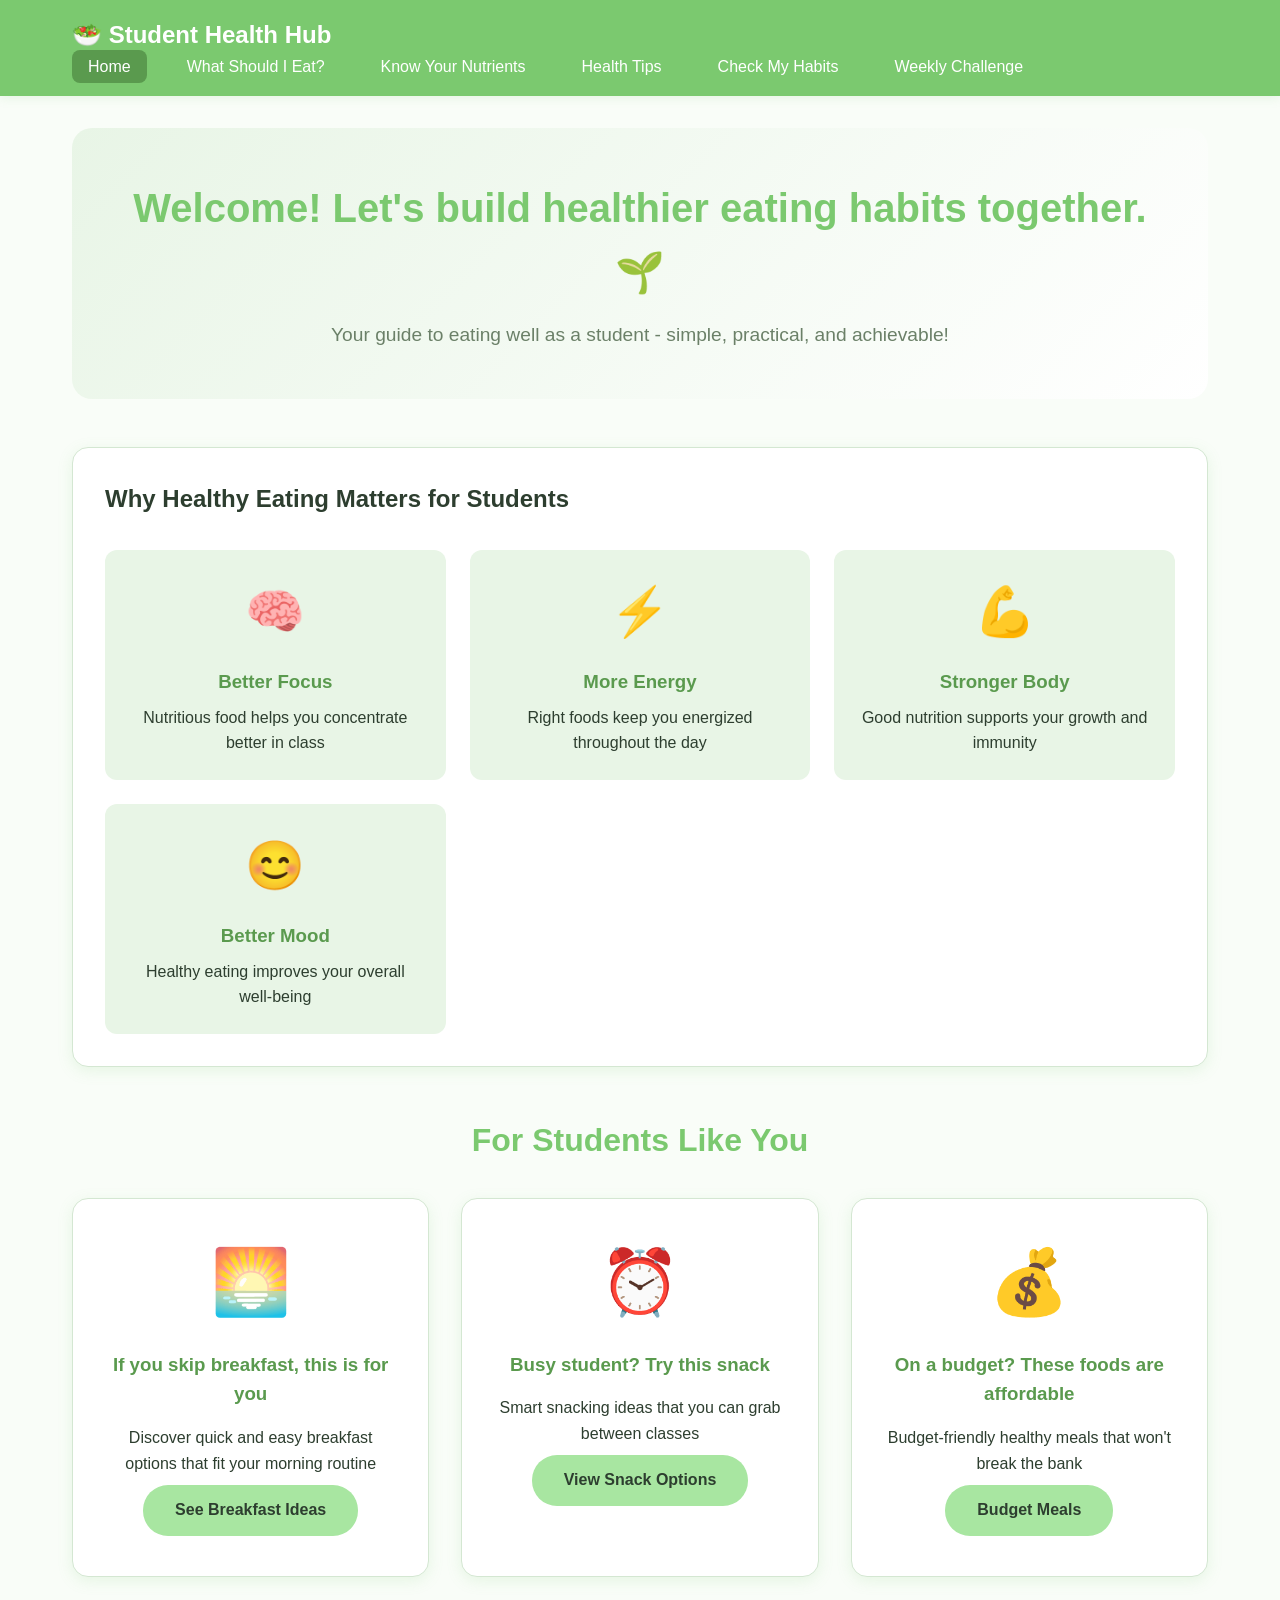
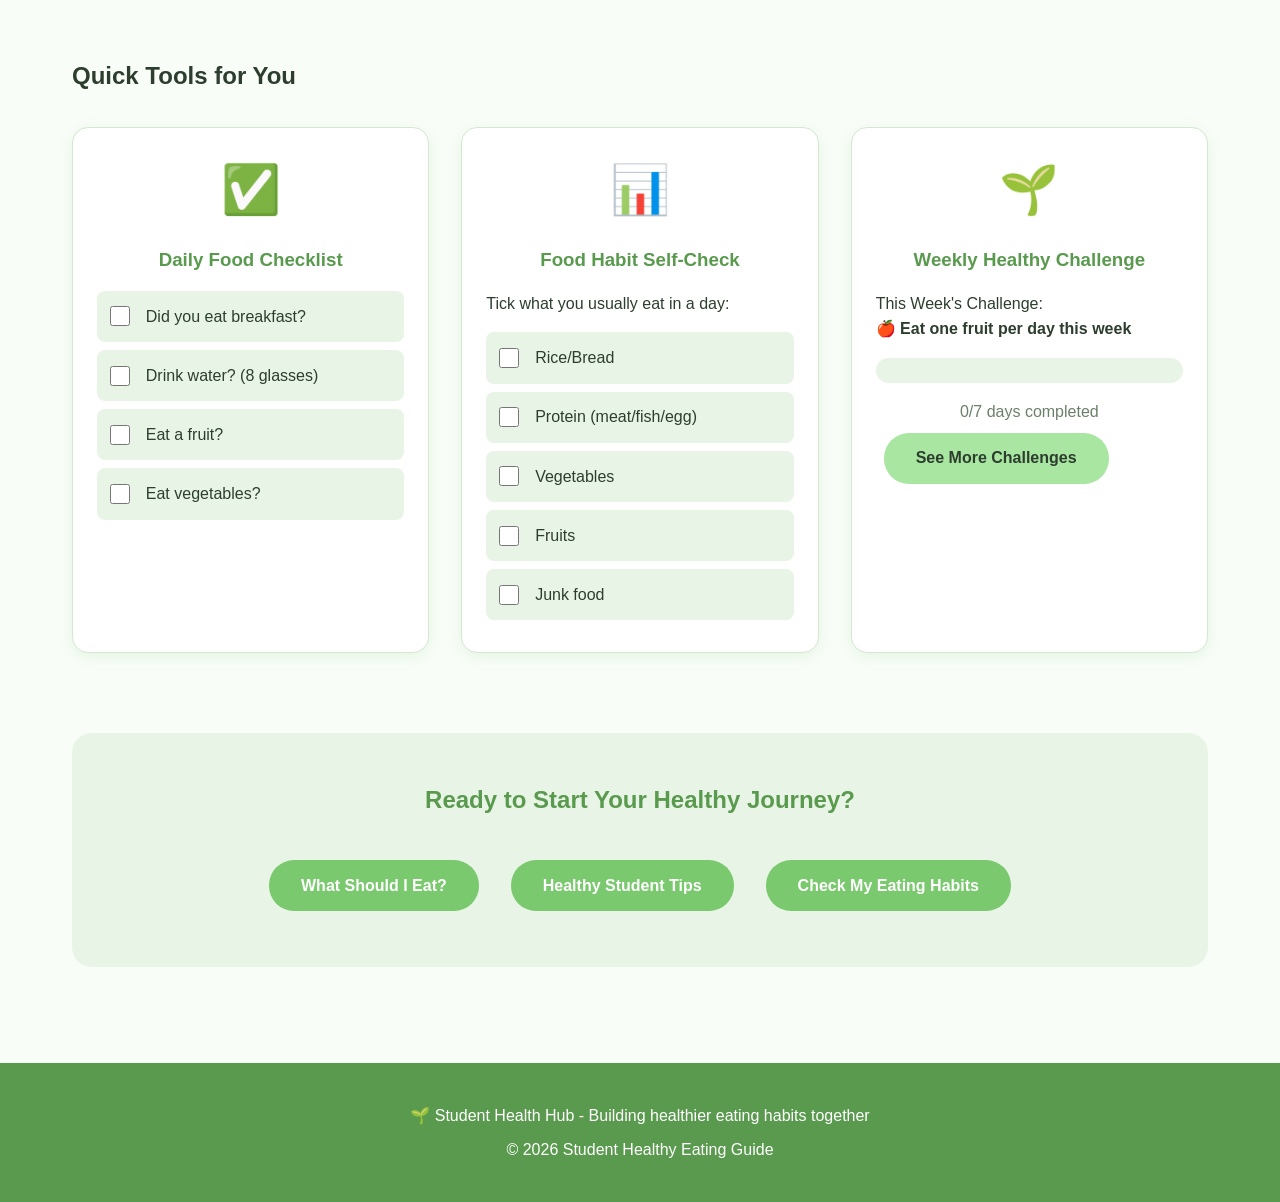
<file: index.html>
<!DOCTYPE html>
<html lang="en">
<head>
    <meta charset="UTF-8">
    <meta name="viewport" content="width=device-width, initial-scale=1.0">
    <title>Student Healthy Eating Guide</title>
    <link rel="stylesheet" href="styles.css">
</head>
<body>
    <nav class="navbar">
        <div class="nav-container">
            <h1 class="logo">🥗 Student Health Hub</h1>
            <ul class="nav-menu">
                <li><a href="index.html" class="active">Home</a></li>
                <li><a href="meals.html">What Should I Eat?</a></li>
                <li><a href="nutrients.html">Know Your Nutrients</a></li>
                <li><a href="tips.html">Health Tips</a></li>
                <li><a href="habits.html">Check My Habits</a></li>
                <li><a href="challenge.html">Weekly Challenge</a></li>
            </ul>
        </div>
    </nav>

    <main class="container">
        <section class="hero">
            <h1>Welcome! Let's build healthier eating habits together. 🌱</h1>
            <p>Your guide to eating well as a student - simple, practical, and achievable!</p>
        </section>

        <section class="why-section card">
            <h2>Why Healthy Eating Matters for Students</h2>
            <div class="benefits-grid">
                <div class="benefit-card">
                    <span class="icon">🧠</span>
                    <h3>Better Focus</h3>
                    <p>Nutritious food helps you concentrate better in class</p>
                </div>
                <div class="benefit-card">
                    <span class="icon">⚡</span>
                    <h3>More Energy</h3>
                    <p>Right foods keep you energized throughout the day</p>
                </div>
                <div class="benefit-card">
                    <span class="icon">💪</span>
                    <h3>Stronger Body</h3>
                    <p>Good nutrition supports your growth and immunity</p>
                </div>
                <div class="benefit-card">
                    <span class="icon">😊</span>
                    <h3>Better Mood</h3>
                    <p>Healthy eating improves your overall well-being</p>
                </div>
            </div>
        </section>

        <section class="for-you-section">
            <h2>For Students Like You</h2>
            <div class="student-cards">
                <div class="student-card card">
                    <span class="student-icon">🌅</span>
                    <h3>If you skip breakfast, this is for you</h3>
                    <p>Discover quick and easy breakfast options that fit your morning routine</p>
                    <a href="meals.html#breakfast" class="btn-secondary">See Breakfast Ideas</a>
                </div>
                <div class="student-card card">
                    <span class="student-icon">⏰</span>
                    <h3>Busy student? Try this snack</h3>
                    <p>Smart snacking ideas that you can grab between classes</p>
                    <a href="meals.html#snacks" class="btn-secondary">View Snack Options</a>
                </div>
                <div class="student-card card">
                    <span class="student-icon">💰</span>
                    <h3>On a budget? These foods are affordable</h3>
                    <p>Budget-friendly healthy meals that won't break the bank</p>
                    <a href="meals.html#budget" class="btn-secondary">Budget Meals</a>
                </div>
            </div>
        </section>

        <section class="quick-tools">
            <h2>Quick Tools for You</h2>
            <div class="tools-grid">
                <div class="tool-card card">
                    <span class="tool-icon">✅</span>
                    <h3>Daily Food Checklist</h3>
                    <div class="checklist">
                        <label class="checkbox-item">
                            <input type="checkbox" id="breakfast-check">
                            <span>Did you eat breakfast?</span>
                        </label>
                        <label class="checkbox-item">
                            <input type="checkbox" id="water-check">
                            <span>Drink water? (8 glasses)</span>
                        </label>
                        <label class="checkbox-item">
                            <input type="checkbox" id="fruit-check">
                            <span>Eat a fruit?</span>
                        </label>
                        <label class="checkbox-item">
                            <input type="checkbox" id="vegetable-check">
                            <span>Eat vegetables?</span>
                        </label>
                    </div>
                </div>

                <div class="tool-card card">
                    <span class="tool-icon">📊</span>
                    <h3>Food Habit Self-Check</h3>
                    <p>Tick what you usually eat in a day:</p>
                    <div class="checklist">
                        <label class="checkbox-item">
                            <input type="checkbox">
                            <span>Rice/Bread</span>
                        </label>
                        <label class="checkbox-item">
                            <input type="checkbox">
                            <span>Protein (meat/fish/egg)</span>
                        </label>
                        <label class="checkbox-item">
                            <input type="checkbox">
                            <span>Vegetables</span>
                        </label>
                        <label class="checkbox-item">
                            <input type="checkbox">
                            <span>Fruits</span>
                        </label>
                        <label class="checkbox-item">
                            <input type="checkbox">
                            <span>Junk food</span>
                        </label>
                    </div>
                </div>

                <div class="tool-card card">
                    <span class="tool-icon">🌱</span>
                    <h3>Weekly Healthy Challenge</h3>
                    <p class="challenge-text">This Week's Challenge:</p>
                    <div class="challenge-box">
                        <p><strong>🍎 Eat one fruit per day this week</strong></p>
                        <div class="progress-container">
                            <div class="progress-bar" style="width: 0%" id="challenge-progress"></div>
                        </div>
                        <p class="progress-text">0/7 days completed</p>
                    </div>
                    <a href="challenge.html" class="btn-secondary">See More Challenges</a>
                </div>
            </div>
        </section>

        <section class="cta-section">
            <h2>Ready to Start Your Healthy Journey?</h2>
            <div class="cta-buttons">
                <a href="meals.html" class="btn-primary">What Should I Eat?</a>
                <a href="tips.html" class="btn-primary">Healthy Student Tips</a>
                <a href="habits.html" class="btn-primary">Check My Eating Habits</a>
            </div>
        </section>
    </main>

    <footer>
        <p>🌱 Student Health Hub - Building healthier eating habits together</p>
        <p>&copy; 2026 Student Healthy Eating Guide</p>
    </footer>

    <script src="script.js"></script>
</body>
</html>
</file>
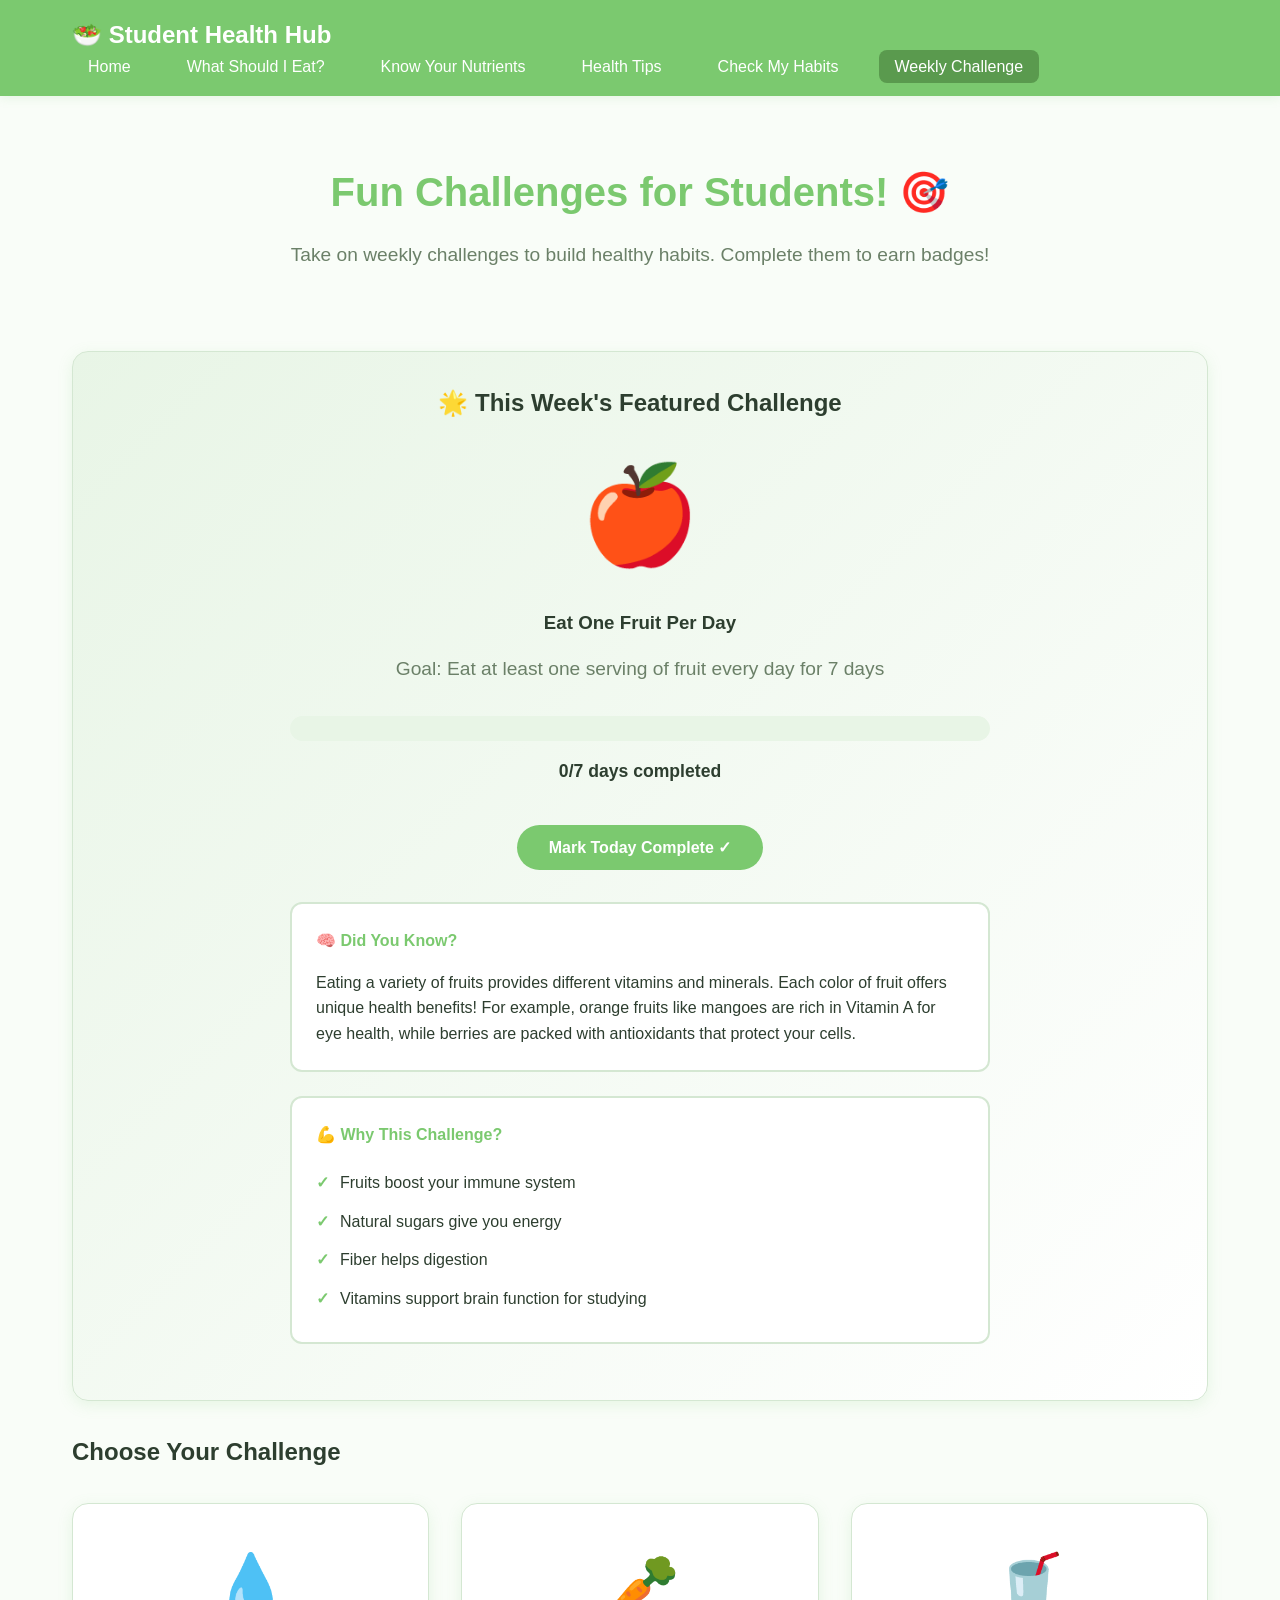
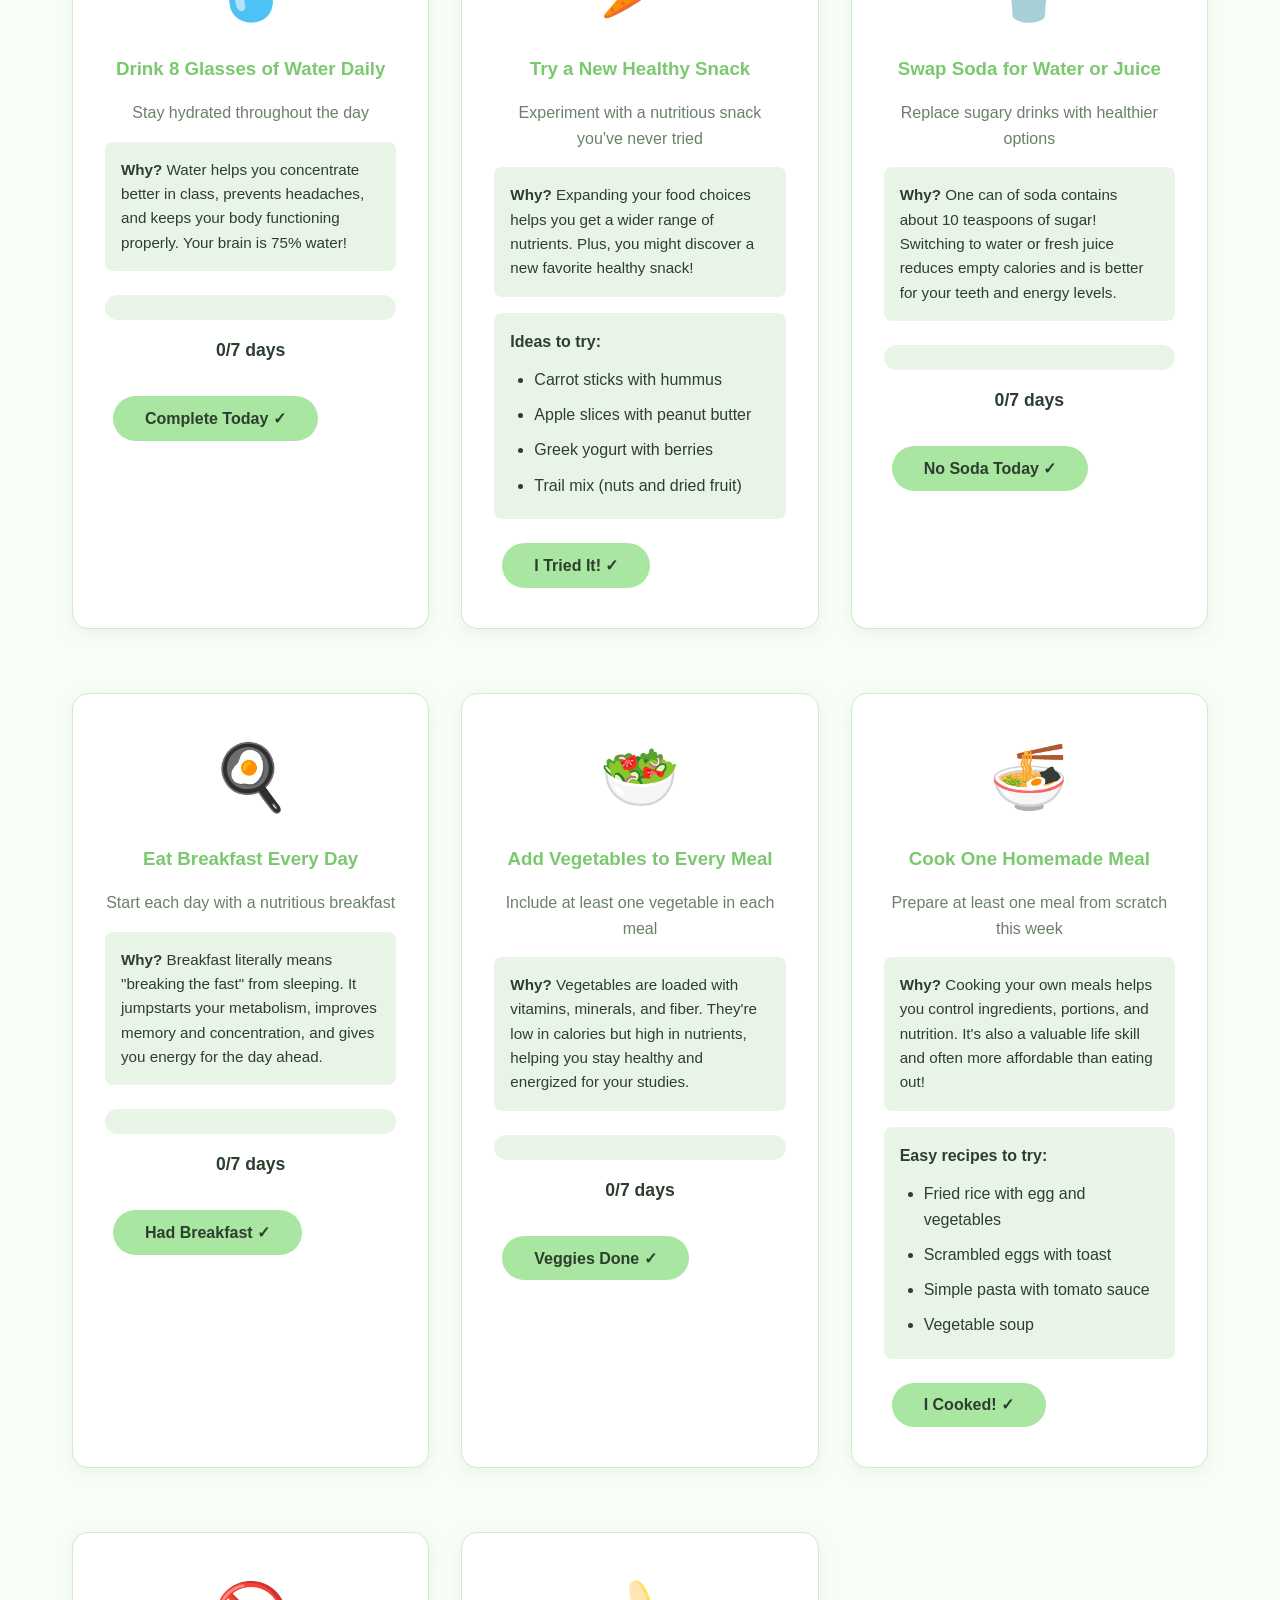
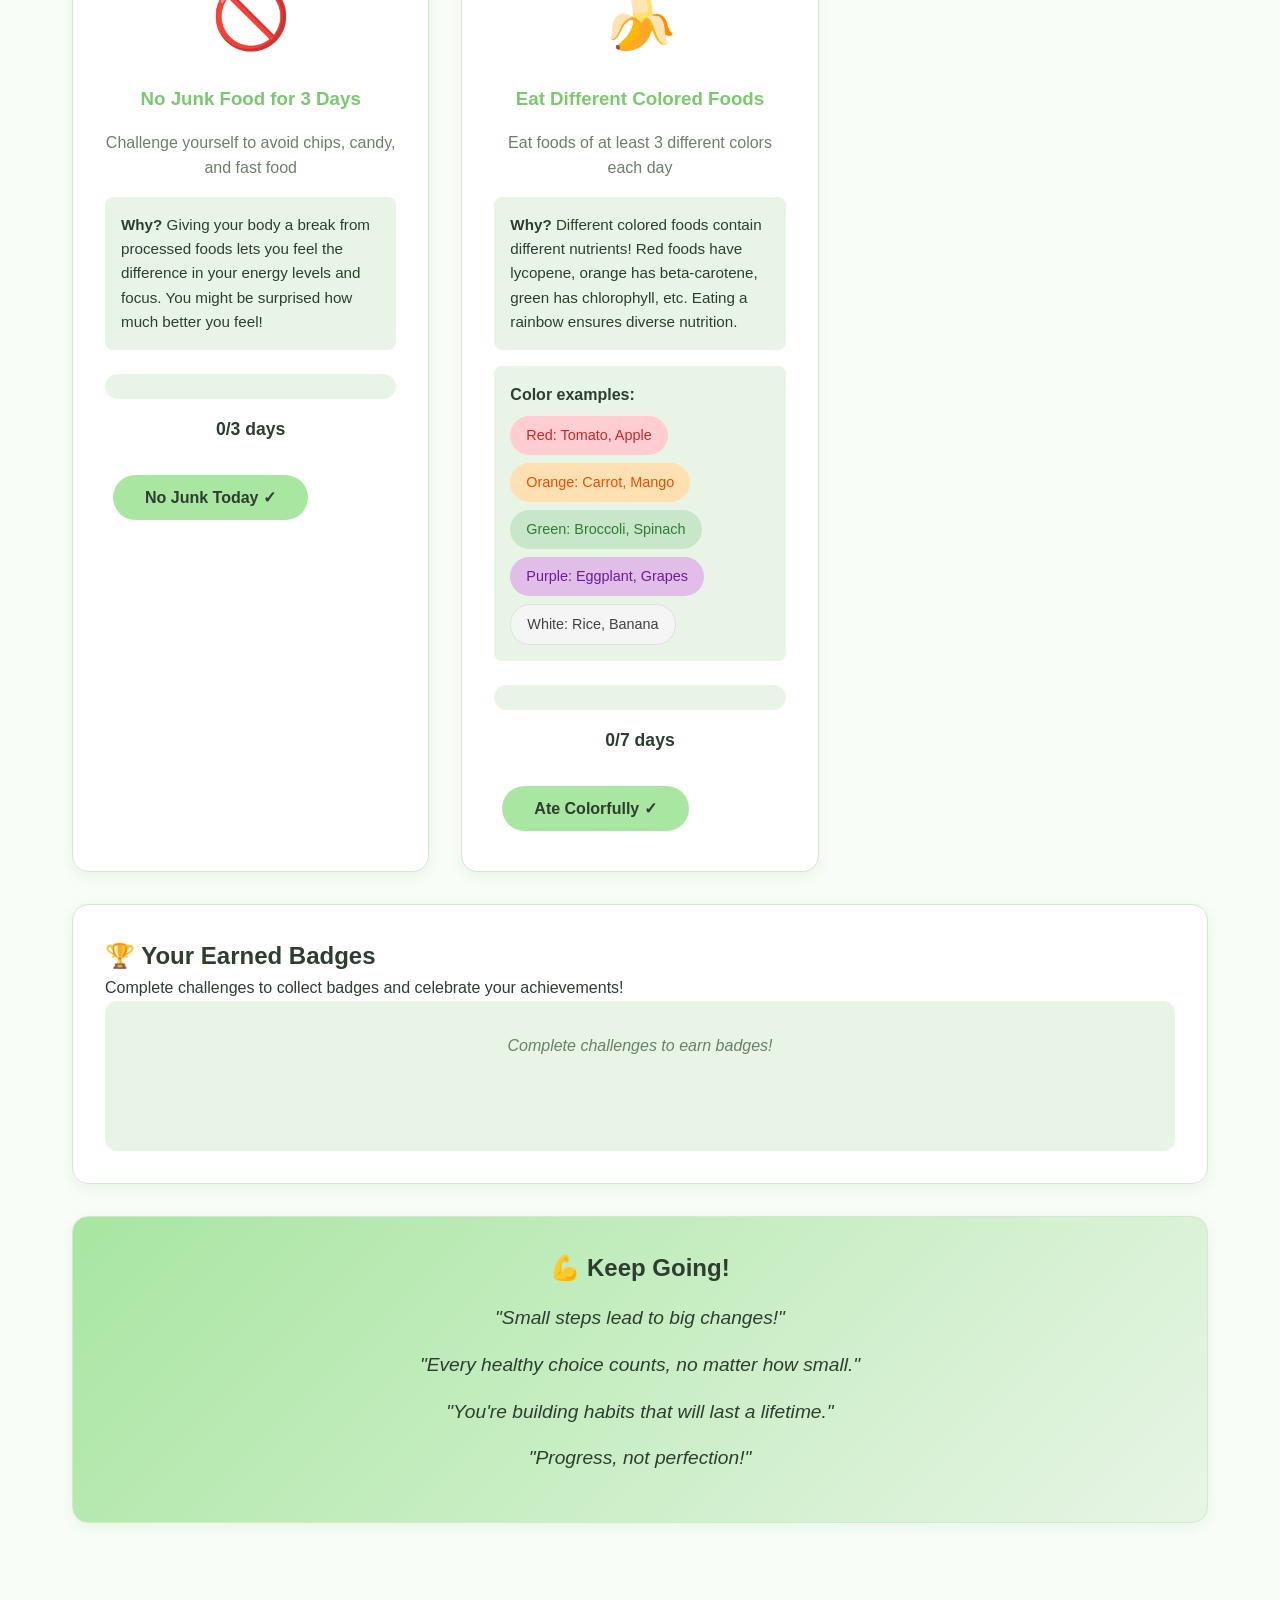
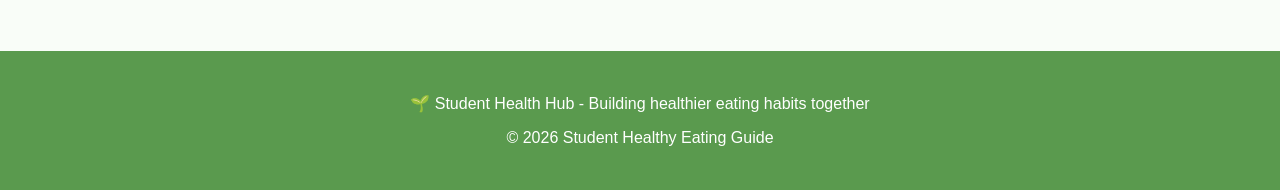
<file: challenge.html>
<!DOCTYPE html>
<html lang="en">
<head>
    <meta charset="UTF-8">
    <meta name="viewport" content="width=device-width, initial-scale=1.0">
    <title>Weekly Challenge - Student Health Hub</title>
    <link rel="stylesheet" href="styles.css">
</head>
<body>
    <nav class="navbar">
        <div class="nav-container">
            <h1 class="logo">🥗 Student Health Hub</h1>
            <ul class="nav-menu">
                <li><a href="index.html">Home</a></li>
                <li><a href="meals.html">What Should I Eat?</a></li>
                <li><a href="nutrients.html">Know Your Nutrients</a></li>
                <li><a href="tips.html">Health Tips</a></li>
                <li><a href="habits.html">Check My Habits</a></li>
                <li><a href="challenge.html" class="active">Weekly Challenge</a></li>
            </ul>
        </div>
    </nav>

    <main class="container">
        <section class="page-header">
            <h1>Fun Challenges for Students! 🎯</h1>
            <p>Take on weekly challenges to build healthy habits. Complete them to earn badges!</p>
        </section>

        <section class="current-challenge card">
            <div class="challenge-spotlight">
                <h2>🌟 This Week's Featured Challenge</h2>
                <div class="featured-challenge">
                    <div class="challenge-icon-large">🍎</div>
                    <h3>Eat One Fruit Per Day</h3>
                    <p class="challenge-goal">Goal: Eat at least one serving of fruit every day for 7 days</p>
                    <div class="progress-section">
                        <div class="progress-container">
                            <div class="progress-bar" id="mainChallengeProgress" style="width: 0%"></div>
                        </div>
                        <p class="progress-label"><span id="mainDaysCompleted">0</span>/7 days completed</p>
                    </div>
                    <button class="btn-primary" onclick="markDayComplete('mainChallenge')">Mark Today Complete ✓</button>
                    
                    <div class="trivia-box">
                        <h4>🧠 Did You Know?</h4>
                        <p>Eating a variety of fruits provides different vitamins and minerals. Each color of fruit offers unique health benefits! For example, orange fruits like mangoes are rich in Vitamin A for eye health, while berries are packed with antioxidants that protect your cells.</p>
                    </div>

                    <div class="why-box">
                        <h4>💪 Why This Challenge?</h4>
                        <ul>
                            <li>Fruits boost your immune system</li>
                            <li>Natural sugars give you energy</li>
                            <li>Fiber helps digestion</li>
                            <li>Vitamins support brain function for studying</li>
                        </ul>
                    </div>
                </div>
            </div>
        </section>

        <section class="all-challenges">
            <h2>Choose Your Challenge</h2>
            <div class="challenges-grid">
                <div class="challenge-card card">
                    <div class="challenge-icon">💧</div>
                    <h3>Drink 8 Glasses of Water Daily</h3>
                    <p class="challenge-desc">Stay hydrated throughout the day</p>
                    <div class="challenge-trivia">
                        <strong>Why?</strong> Water helps you concentrate better in class, prevents headaches, and keeps your body functioning properly. Your brain is 75% water!
                    </div>
                    <div class="challenge-tracker">
                        <div class="progress-container">
                            <div class="progress-bar" id="waterProgress" style="width: 0%"></div>
                        </div>
                        <p class="progress-label"><span id="waterDays">0</span>/7 days</p>
                    </div>
                    <button class="btn-secondary" onclick="markDayComplete('water')">Complete Today ✓</button>
                    <div class="badge-mini" id="waterBadge" style="display: none;">
                        <span>🏆 Hydration Hero!</span>
                    </div>
                </div>

                <div class="challenge-card card">
                    <div class="challenge-icon">🥕</div>
                    <h3>Try a New Healthy Snack</h3>
                    <p class="challenge-desc">Experiment with a nutritious snack you've never tried</p>
                    <div class="challenge-trivia">
                        <strong>Why?</strong> Expanding your food choices helps you get a wider range of nutrients. Plus, you might discover a new favorite healthy snack!
                    </div>
                    <div class="snack-ideas">
                        <strong>Ideas to try:</strong>
                        <ul>
                            <li>Carrot sticks with hummus</li>
                            <li>Apple slices with peanut butter</li>
                            <li>Greek yogurt with berries</li>
                            <li>Trail mix (nuts and dried fruit)</li>
                        </ul>
                    </div>
                    <button class="btn-secondary" onclick="completeSnackChallenge()">I Tried It! ✓</button>
                    <div class="badge-mini" id="snackBadge" style="display: none;">
                        <span>🏆 Snack Explorer!</span>
                    </div>
                </div>

                <div class="challenge-card card">
                    <div class="challenge-icon">🥤</div>
                    <h3>Swap Soda for Water or Juice</h3>
                    <p class="challenge-desc">Replace sugary drinks with healthier options</p>
                    <div class="challenge-trivia">
                        <strong>Why?</strong> One can of soda contains about 10 teaspoons of sugar! Switching to water or fresh juice reduces empty calories and is better for your teeth and energy levels.
                    </div>
                    <div class="challenge-tracker">
                        <div class="progress-container">
                            <div class="progress-bar" id="sodaProgress" style="width: 0%"></div>
                        </div>
                        <p class="progress-label"><span id="sodaDays">0</span>/7 days</p>
                    </div>
                    <button class="btn-secondary" onclick="markDayComplete('soda')">No Soda Today ✓</button>
                    <div class="badge-mini" id="sodaBadge" style="display: none;">
                        <span>🏆 Sugar Slayer!</span>
                    </div>
                </div>

                <div class="challenge-card card">
                    <div class="challenge-icon">🍳</div>
                    <h3>Eat Breakfast Every Day</h3>
                    <p class="challenge-desc">Start each day with a nutritious breakfast</p>
                    <div class="challenge-trivia">
                        <strong>Why?</strong> Breakfast literally means "breaking the fast" from sleeping. It jumpstarts your metabolism, improves memory and concentration, and gives you energy for the day ahead.
                    </div>
                    <div class="challenge-tracker">
                        <div class="progress-container">
                            <div class="progress-bar" id="breakfastProgress" style="width: 0%"></div>
                        </div>
                        <p class="progress-label"><span id="breakfastDays">0</span>/7 days</p>
                    </div>
                    <button class="btn-secondary" onclick="markDayComplete('breakfast')">Had Breakfast ✓</button>
                    <div class="badge-mini" id="breakfastBadge" style="display: none;">
                        <span>🏆 Morning Champion!</span>
                    </div>
                </div>

                <div class="challenge-card card">
                    <div class="challenge-icon">🥗</div>
                    <h3>Add Vegetables to Every Meal</h3>
                    <p class="challenge-desc">Include at least one vegetable in each meal</p>
                    <div class="challenge-trivia">
                        <strong>Why?</strong> Vegetables are loaded with vitamins, minerals, and fiber. They're low in calories but high in nutrients, helping you stay healthy and energized for your studies.
                    </div>
                    <div class="challenge-tracker">
                        <div class="progress-container">
                            <div class="progress-bar" id="veggieProgress" style="width: 0%"></div>
                        </div>
                        <p class="progress-label"><span id="veggieDays">0</span>/7 days</p>
                    </div>
                    <button class="btn-secondary" onclick="markDayComplete('veggie')">Veggies Done ✓</button>
                    <div class="badge-mini" id="veggieBadge" style="display: none;">
                        <span>🏆 Veggie Lover!</span>
                    </div>
                </div>

                <div class="challenge-card card">
                    <div class="challenge-icon">🍜</div>
                    <h3>Cook One Homemade Meal</h3>
                    <p class="challenge-desc">Prepare at least one meal from scratch this week</p>
                    <div class="challenge-trivia">
                        <strong>Why?</strong> Cooking your own meals helps you control ingredients, portions, and nutrition. It's also a valuable life skill and often more affordable than eating out!
                    </div>
                    <div class="recipe-ideas">
                        <strong>Easy recipes to try:</strong>
                        <ul>
                            <li>Fried rice with egg and vegetables</li>
                            <li>Scrambled eggs with toast</li>
                            <li>Simple pasta with tomato sauce</li>
                            <li>Vegetable soup</li>
                        </ul>
                    </div>
                    <button class="btn-secondary" onclick="completeCookingChallenge()">I Cooked! ✓</button>
                    <div class="badge-mini" id="cookBadge" style="display: none;">
                        <span>🏆 Home Chef!</span>
                    </div>
                </div>

                <div class="challenge-card card">
                    <div class="challenge-icon">🚫</div>
                    <h3>No Junk Food for 3 Days</h3>
                    <p class="challenge-desc">Challenge yourself to avoid chips, candy, and fast food</p>
                    <div class="challenge-trivia">
                        <strong>Why?</strong> Giving your body a break from processed foods lets you feel the difference in your energy levels and focus. You might be surprised how much better you feel!
                    </div>
                    <div class="challenge-tracker">
                        <div class="progress-container">
                            <div class="progress-bar" id="junkProgress" style="width: 0%"></div>
                        </div>
                        <p class="progress-label"><span id="junkDays">0</span>/3 days</p>
                    </div>
                    <button class="btn-secondary" onclick="markDayComplete('junk')">No Junk Today ✓</button>
                    <div class="badge-mini" id="junkBadge" style="display: none;">
                        <span>🏆 Clean Eater!</span>
                    </div>
                </div>

                <div class="challenge-card card">
                    <div class="challenge-icon">🍌</div>
                    <h3>Eat Different Colored Foods</h3>
                    <p class="challenge-desc">Eat foods of at least 3 different colors each day</p>
                    <div class="challenge-trivia">
                        <strong>Why?</strong> Different colored foods contain different nutrients! Red foods have lycopene, orange has beta-carotene, green has chlorophyll, etc. Eating a rainbow ensures diverse nutrition.
                    </div>
                    <div class="color-guide">
                        <strong>Color examples:</strong>
                        <div class="color-tags">
                            <span class="color-tag red">Red: Tomato, Apple</span>
                            <span class="color-tag orange">Orange: Carrot, Mango</span>
                            <span class="color-tag green">Green: Broccoli, Spinach</span>
                            <span class="color-tag purple">Purple: Eggplant, Grapes</span>
                            <span class="color-tag white">White: Rice, Banana</span>
                        </div>
                    </div>
                    <div class="challenge-tracker">
                        <div class="progress-container">
                            <div class="progress-bar" id="colorProgress" style="width: 0%"></div>
                        </div>
                        <p class="progress-label"><span id="colorDays">0</span>/7 days</p>
                    </div>
                    <button class="btn-secondary" onclick="markDayComplete('color')">Ate Colorfully ✓</button>
                    <div class="badge-mini" id="colorBadge" style="display: none;">
                        <span>🏆 Rainbow Eater!</span>
                    </div>
                </div>
            </div>
        </section>

        <section class="badges-earned card">
            <h2>🏆 Your Earned Badges</h2>
            <p>Complete challenges to collect badges and celebrate your achievements!</p>
            <div class="badge-collection" id="badgeCollection">
                <div class="empty-badge">Complete challenges to earn badges!</div>
            </div>
        </section>

        <section class="motivation-section card">
            <h2>💪 Keep Going!</h2>
            <div class="motivation-quotes">
                <p>"Small steps lead to big changes!"</p>
                <p>"Every healthy choice counts, no matter how small."</p>
                <p>"You're building habits that will last a lifetime."</p>
                <p>"Progress, not perfection!"</p>
            </div>
        </section>
    </main>

    <footer>
        <p>🌱 Student Health Hub - Building healthier eating habits together</p>
        <p>&copy; 2026 Student Healthy Eating Guide</p>
    </footer>

    <script src="script.js"></script>
</body>
</html>
</file>
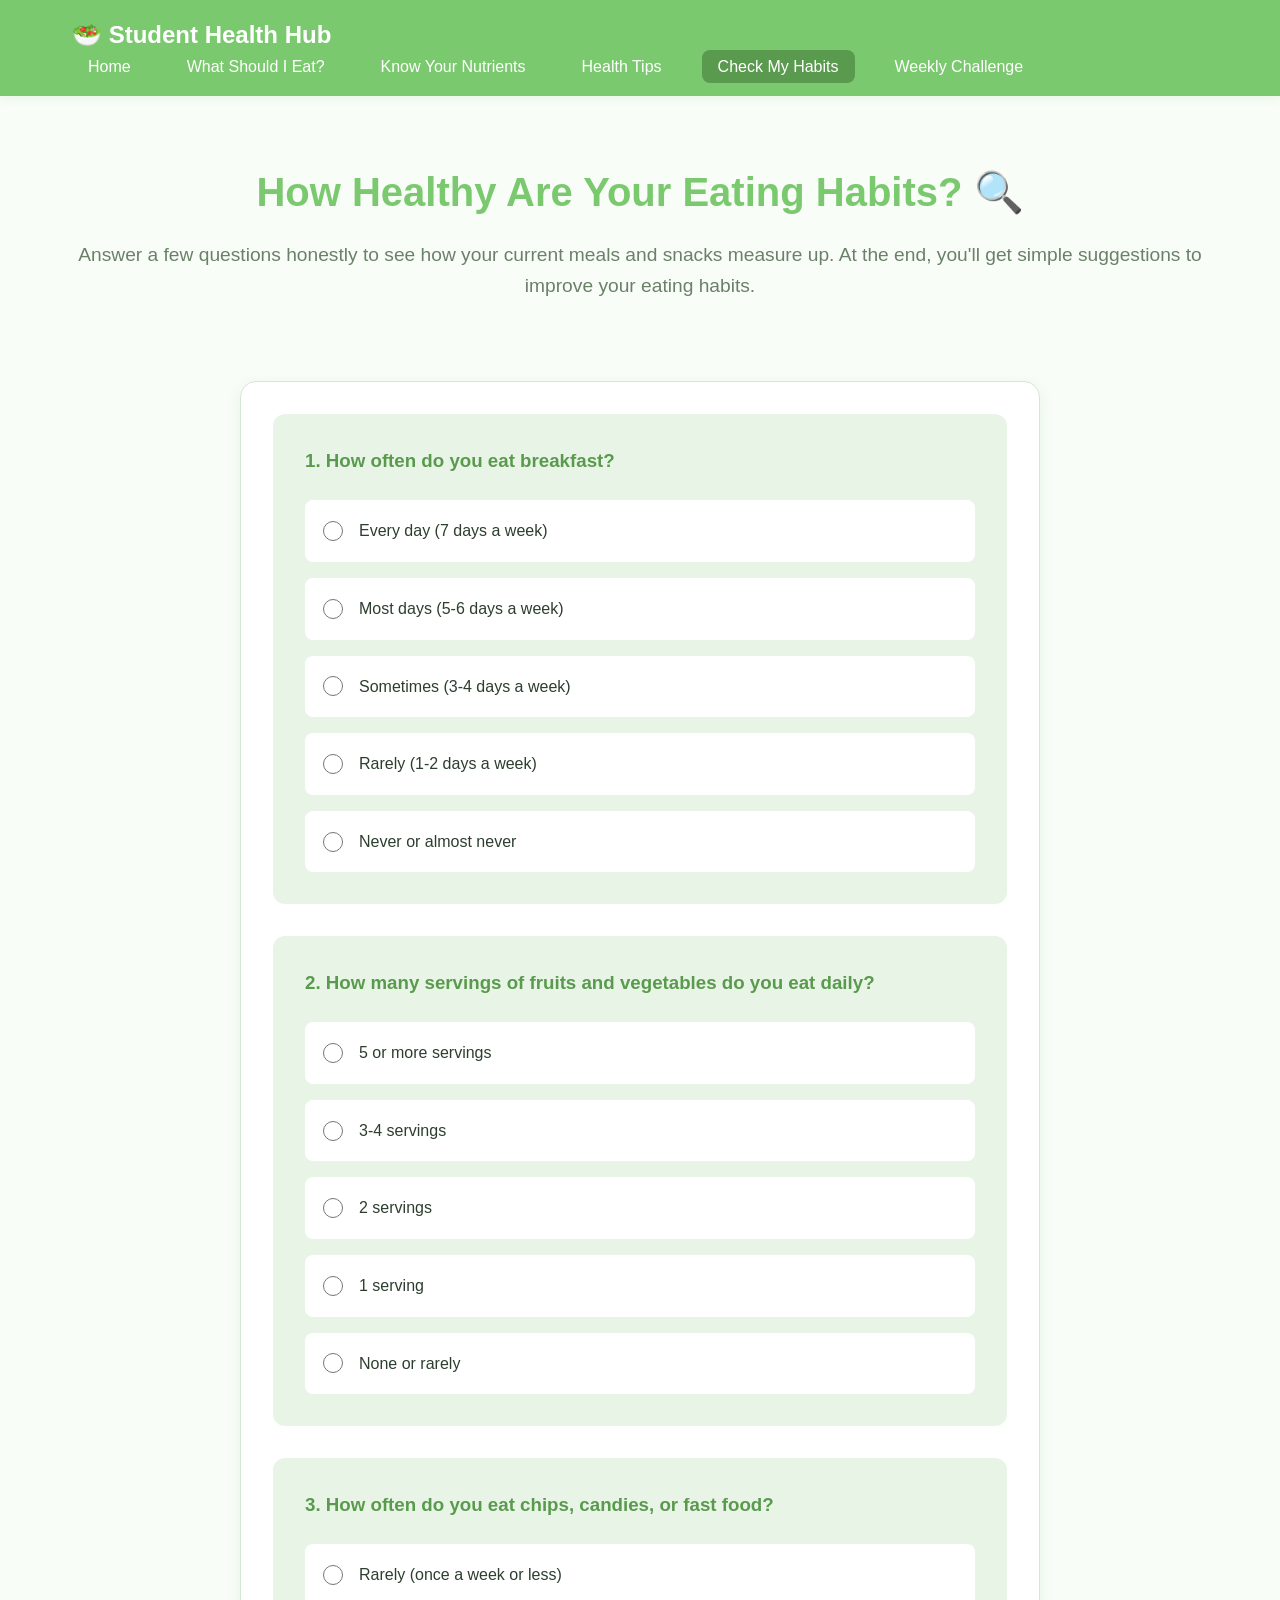
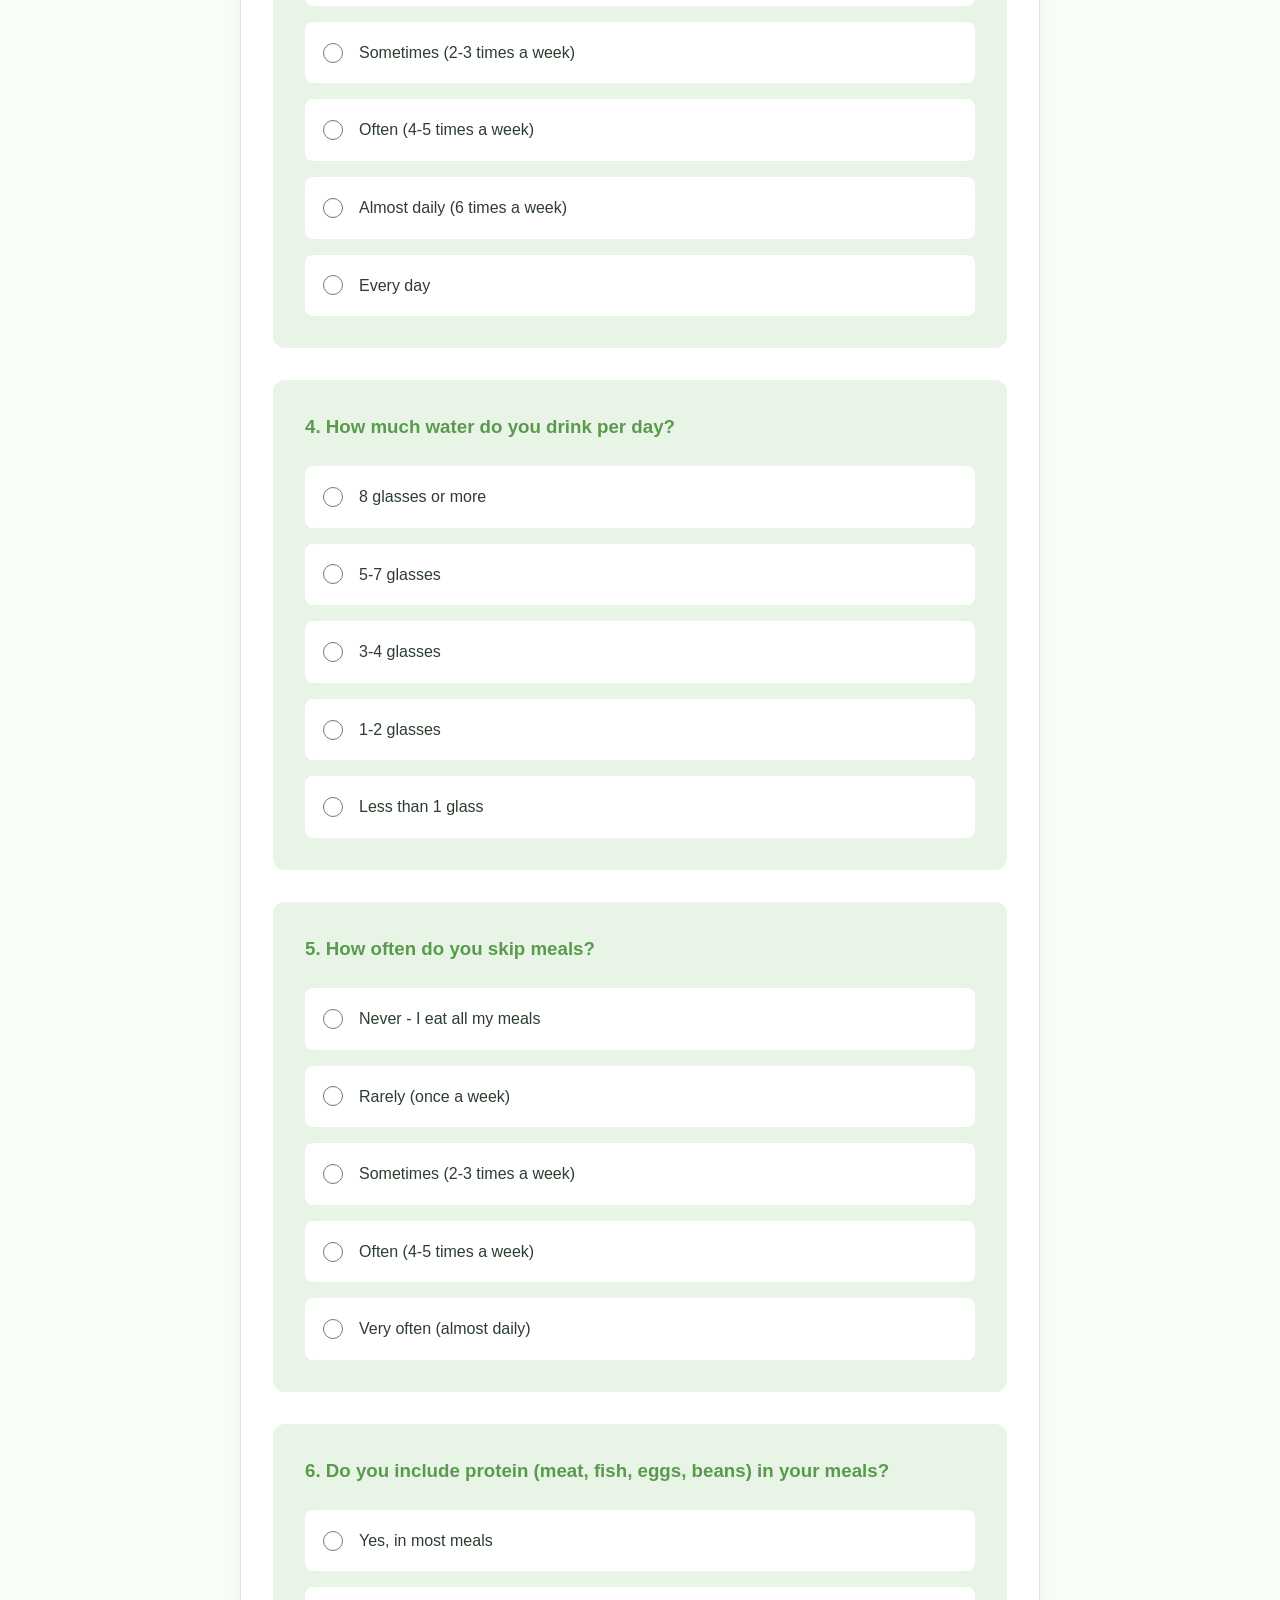
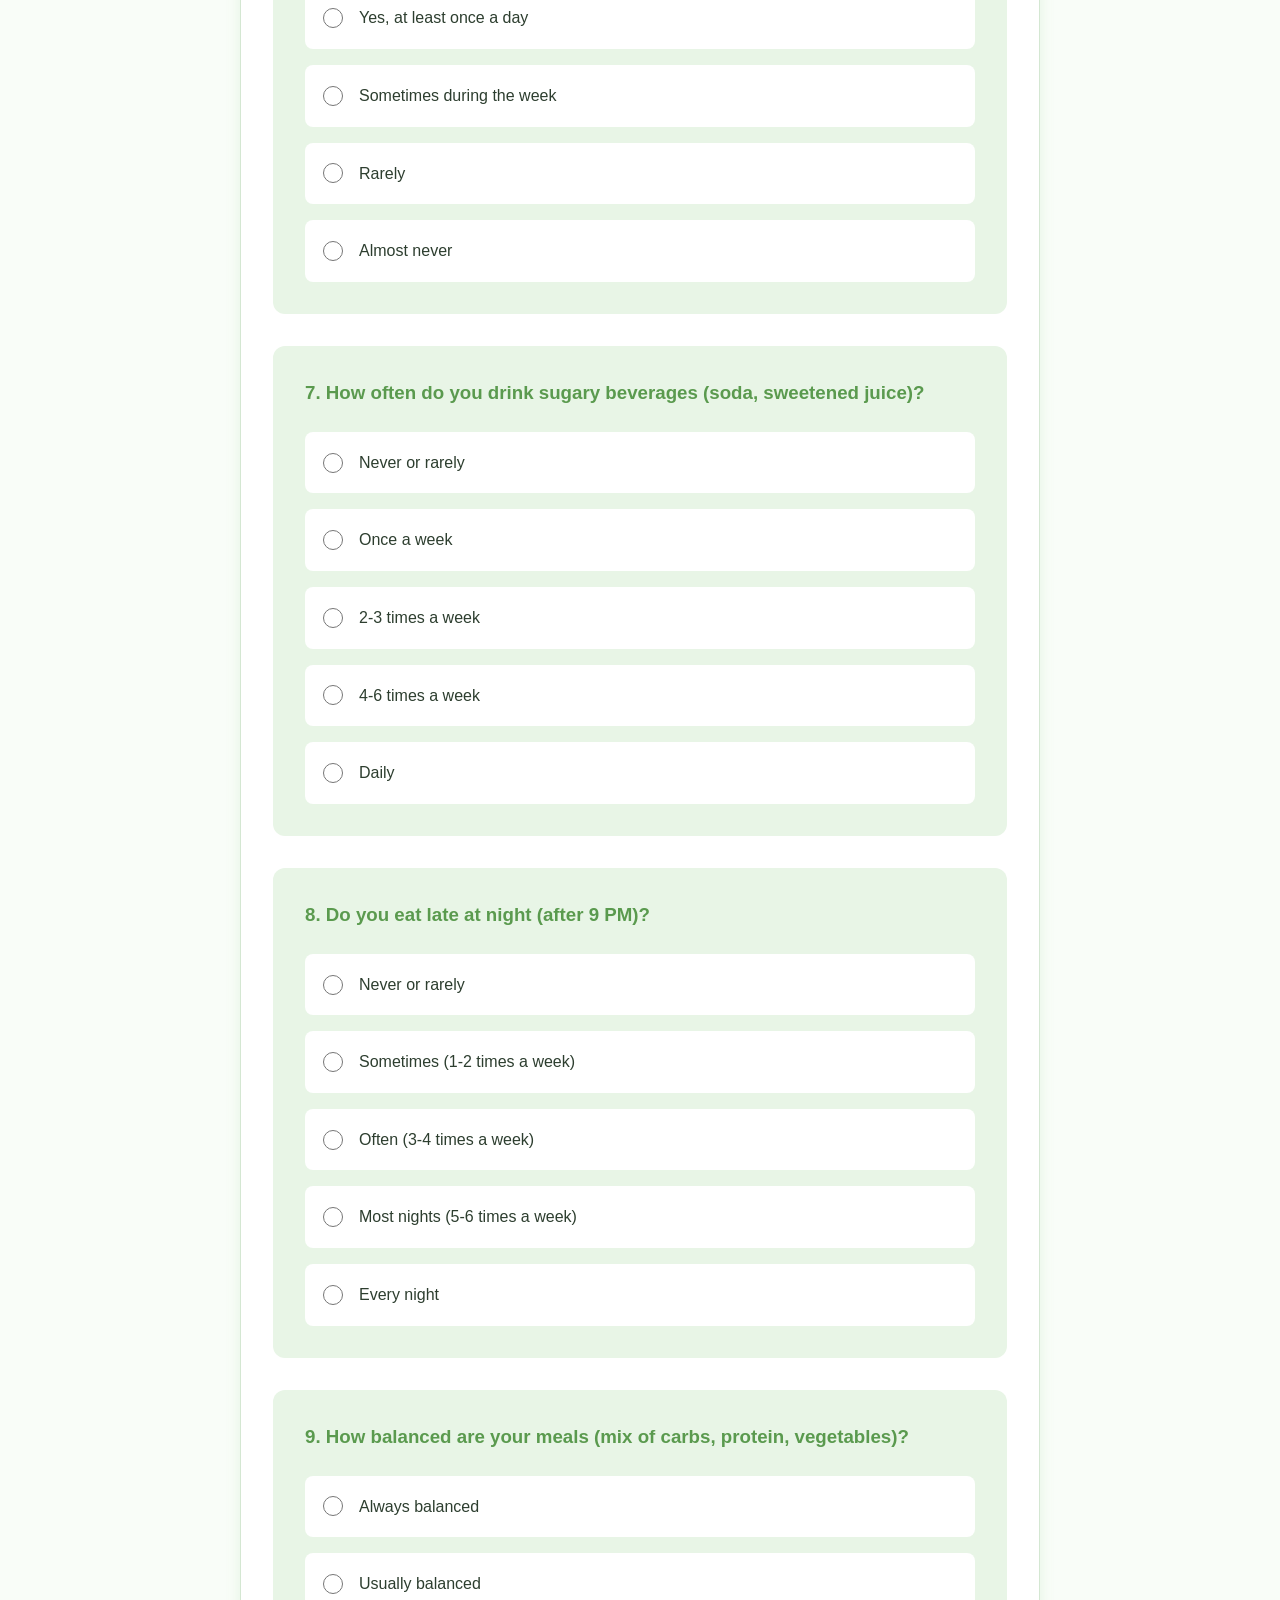
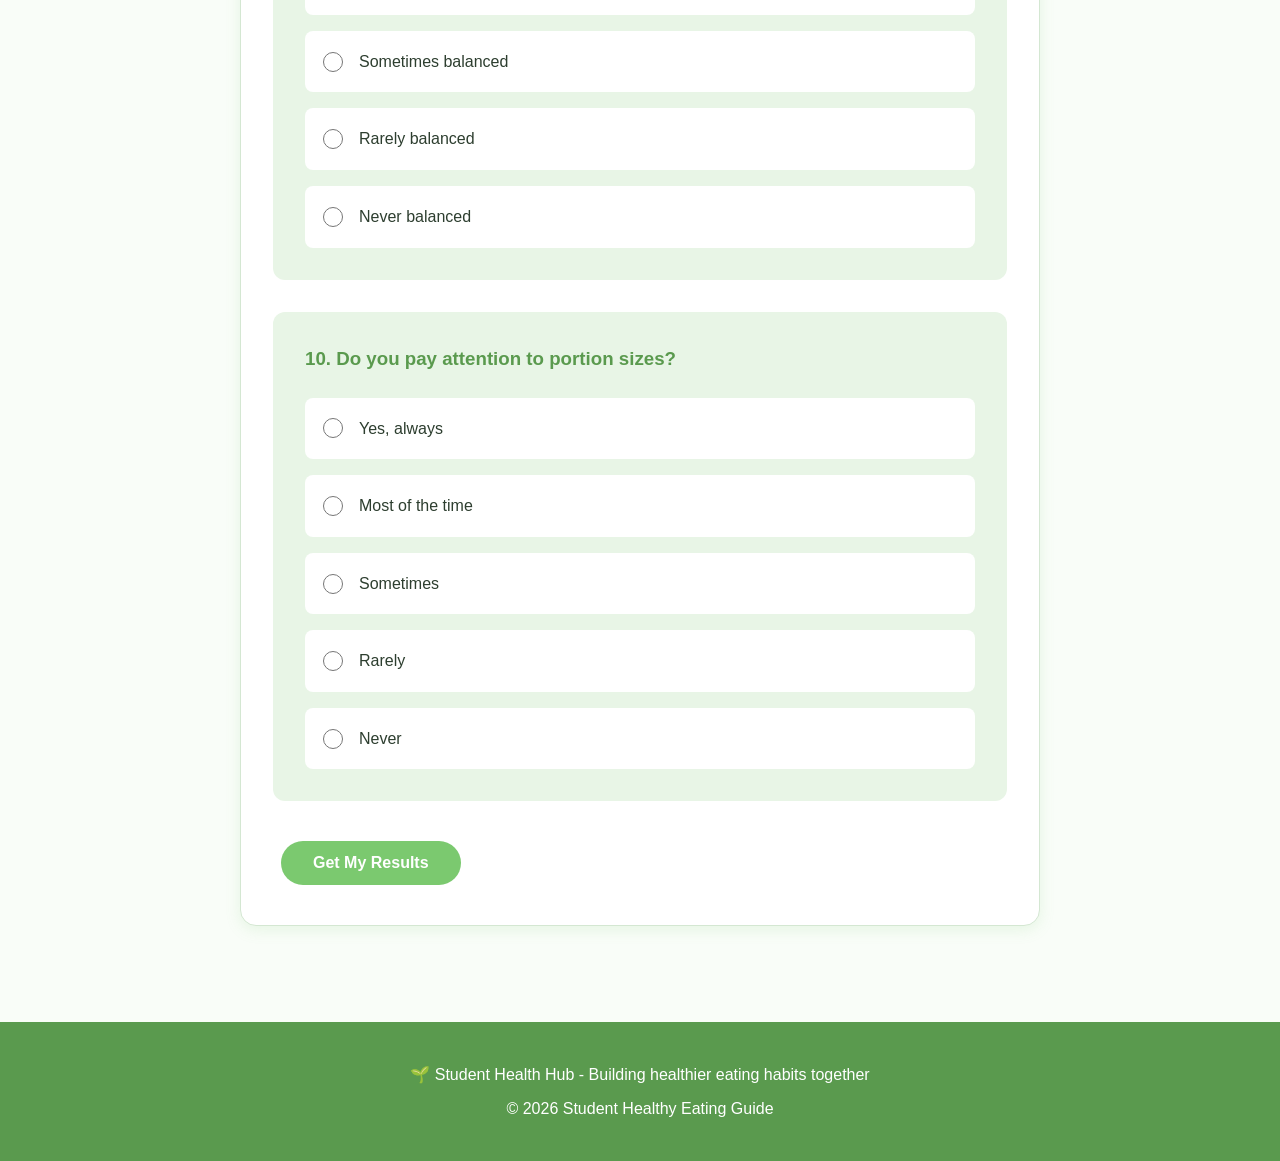
<file: habits.html>
<!DOCTYPE html>
<html lang="en">
<head>
    <meta charset="UTF-8">
    <meta name="viewport" content="width=device-width, initial-scale=1.0">
    <title>Check My Eating Habits - Student Health Hub</title>
    <link rel="stylesheet" href="styles.css">
</head>
<body>
    <nav class="navbar">
        <div class="nav-container">
            <h1 class="logo">🥗 Student Health Hub</h1>
            <ul class="nav-menu">
                <li><a href="index.html">Home</a></li>
                <li><a href="meals.html">What Should I Eat?</a></li>
                <li><a href="nutrients.html">Know Your Nutrients</a></li>
                <li><a href="tips.html">Health Tips</a></li>
                <li><a href="habits.html" class="active">Check My Habits</a></li>
                <li><a href="challenge.html">Weekly Challenge</a></li>
            </ul>
        </div>
    </nav>

    <main class="container">
        <section class="page-header">
            <h1>How Healthy Are Your Eating Habits? 🔍</h1>
            <p>Answer a few questions honestly to see how your current meals and snacks measure up. At the end, you'll get simple suggestions to improve your eating habits.</p>
        </section>

        <section class="quiz-container card">
            <form id="habitsQuiz">
                <div class="question-card">
                    <h3>1. How often do you eat breakfast?</h3>
                    <div class="options">
                        <label class="option">
                            <input type="radio" name="q1" value="5" required>
                            <span>Every day (7 days a week)</span>
                        </label>
                        <label class="option">
                            <input type="radio" name="q1" value="4">
                            <span>Most days (5-6 days a week)</span>
                        </label>
                        <label class="option">
                            <input type="radio" name="q1" value="3">
                            <span>Sometimes (3-4 days a week)</span>
                        </label>
                        <label class="option">
                            <input type="radio" name="q1" value="2">
                            <span>Rarely (1-2 days a week)</span>
                        </label>
                        <label class="option">
                            <input type="radio" name="q1" value="1">
                            <span>Never or almost never</span>
                        </label>
                    </div>
                </div>

                <div class="question-card">
                    <h3>2. How many servings of fruits and vegetables do you eat daily?</h3>
                    <div class="options">
                        <label class="option">
                            <input type="radio" name="q2" value="5" required>
                            <span>5 or more servings</span>
                        </label>
                        <label class="option">
                            <input type="radio" name="q2" value="4">
                            <span>3-4 servings</span>
                        </label>
                        <label class="option">
                            <input type="radio" name="q2" value="3">
                            <span>2 servings</span>
                        </label>
                        <label class="option">
                            <input type="radio" name="q2" value="2">
                            <span>1 serving</span>
                        </label>
                        <label class="option">
                            <input type="radio" name="q2" value="1">
                            <span>None or rarely</span>
                        </label>
                    </div>
                </div>

                <div class="question-card">
                    <h3>3. How often do you eat chips, candies, or fast food?</h3>
                    <div class="options">
                        <label class="option">
                            <input type="radio" name="q3" value="5" required>
                            <span>Rarely (once a week or less)</span>
                        </label>
                        <label class="option">
                            <input type="radio" name="q3" value="4">
                            <span>Sometimes (2-3 times a week)</span>
                        </label>
                        <label class="option">
                            <input type="radio" name="q3" value="3">
                            <span>Often (4-5 times a week)</span>
                        </label>
                        <label class="option">
                            <input type="radio" name="q3" value="2">
                            <span>Almost daily (6 times a week)</span>
                        </label>
                        <label class="option">
                            <input type="radio" name="q3" value="1">
                            <span>Every day</span>
                        </label>
                    </div>
                </div>

                <div class="question-card">
                    <h3>4. How much water do you drink per day?</h3>
                    <div class="options">
                        <label class="option">
                            <input type="radio" name="q4" value="5" required>
                            <span>8 glasses or more</span>
                        </label>
                        <label class="option">
                            <input type="radio" name="q4" value="4">
                            <span>5-7 glasses</span>
                        </label>
                        <label class="option">
                            <input type="radio" name="q4" value="3">
                            <span>3-4 glasses</span>
                        </label>
                        <label class="option">
                            <input type="radio" name="q4" value="2">
                            <span>1-2 glasses</span>
                        </label>
                        <label class="option">
                            <input type="radio" name="q4" value="1">
                            <span>Less than 1 glass</span>
                        </label>
                    </div>
                </div>

                <div class="question-card">
                    <h3>5. How often do you skip meals?</h3>
                    <div class="options">
                        <label class="option">
                            <input type="radio" name="q5" value="5" required>
                            <span>Never - I eat all my meals</span>
                        </label>
                        <label class="option">
                            <input type="radio" name="q5" value="4">
                            <span>Rarely (once a week)</span>
                        </label>
                        <label class="option">
                            <input type="radio" name="q5" value="3">
                            <span>Sometimes (2-3 times a week)</span>
                        </label>
                        <label class="option">
                            <input type="radio" name="q5" value="2">
                            <span>Often (4-5 times a week)</span>
                        </label>
                        <label class="option">
                            <input type="radio" name="q5" value="1">
                            <span>Very often (almost daily)</span>
                        </label>
                    </div>
                </div>

                <div class="question-card">
                    <h3>6. Do you include protein (meat, fish, eggs, beans) in your meals?</h3>
                    <div class="options">
                        <label class="option">
                            <input type="radio" name="q6" value="5" required>
                            <span>Yes, in most meals</span>
                        </label>
                        <label class="option">
                            <input type="radio" name="q6" value="4">
                            <span>Yes, at least once a day</span>
                        </label>
                        <label class="option">
                            <input type="radio" name="q6" value="3">
                            <span>Sometimes during the week</span>
                        </label>
                        <label class="option">
                            <input type="radio" name="q6" value="2">
                            <span>Rarely</span>
                        </label>
                        <label class="option">
                            <input type="radio" name="q6" value="1">
                            <span>Almost never</span>
                        </label>
                    </div>
                </div>

                <div class="question-card">
                    <h3>7. How often do you drink sugary beverages (soda, sweetened juice)?</h3>
                    <div class="options">
                        <label class="option">
                            <input type="radio" name="q7" value="5" required>
                            <span>Never or rarely</span>
                        </label>
                        <label class="option">
                            <input type="radio" name="q7" value="4">
                            <span>Once a week</span>
                        </label>
                        <label class="option">
                            <input type="radio" name="q7" value="3">
                            <span>2-3 times a week</span>
                        </label>
                        <label class="option">
                            <input type="radio" name="q7" value="2">
                            <span>4-6 times a week</span>
                        </label>
                        <label class="option">
                            <input type="radio" name="q7" value="1">
                            <span>Daily</span>
                        </label>
                    </div>
                </div>

                <div class="question-card">
                    <h3>8. Do you eat late at night (after 9 PM)?</h3>
                    <div class="options">
                        <label class="option">
                            <input type="radio" name="q8" value="5" required>
                            <span>Never or rarely</span>
                        </label>
                        <label class="option">
                            <input type="radio" name="q8" value="4">
                            <span>Sometimes (1-2 times a week)</span>
                        </label>
                        <label class="option">
                            <input type="radio" name="q8" value="3">
                            <span>Often (3-4 times a week)</span>
                        </label>
                        <label class="option">
                            <input type="radio" name="q8" value="2">
                            <span>Most nights (5-6 times a week)</span>
                        </label>
                        <label class="option">
                            <input type="radio" name="q8" value="1">
                            <span>Every night</span>
                        </label>
                    </div>
                </div>

                <div class="question-card">
                    <h3>9. How balanced are your meals (mix of carbs, protein, vegetables)?</h3>
                    <div class="options">
                        <label class="option">
                            <input type="radio" name="q9" value="5" required>
                            <span>Always balanced</span>
                        </label>
                        <label class="option">
                            <input type="radio" name="q9" value="4">
                            <span>Usually balanced</span>
                        </label>
                        <label class="option">
                            <input type="radio" name="q9" value="3">
                            <span>Sometimes balanced</span>
                        </label>
                        <label class="option">
                            <input type="radio" name="q9" value="2">
                            <span>Rarely balanced</span>
                        </label>
                        <label class="option">
                            <input type="radio" name="q9" value="1">
                            <span>Never balanced</span>
                        </label>
                    </div>
                </div>

                <div class="question-card">
                    <h3>10. Do you pay attention to portion sizes?</h3>
                    <div class="options">
                        <label class="option">
                            <input type="radio" name="q10" value="5" required>
                            <span>Yes, always</span>
                        </label>
                        <label class="option">
                            <input type="radio" name="q10" value="4">
                            <span>Most of the time</span>
                        </label>
                        <label class="option">
                            <input type="radio" name="q10" value="3">
                            <span>Sometimes</span>
                        </label>
                        <label class="option">
                            <input type="radio" name="q10" value="2">
                            <span>Rarely</span>
                        </label>
                        <label class="option">
                            <input type="radio" name="q10" value="1">
                            <span>Never</span>
                        </label>
                    </div>
                </div>

                <button type="submit" class="btn-primary">Get My Results</button>
            </form>
        </section>

        <section id="results" class="results-section" style="display: none;">
            <div class="results-card card">
                <h2>Your Results</h2>
                <div class="score-display">
                    <div class="score-circle">
                        <span id="scoreText" class="score-number">0</span>
                        <span class="score-total">/50</span>
                    </div>
                    <h3 id="scoreCategory" class="score-category"></h3>
                </div>

                <div id="scoreDescription" class="score-description"></div>

                <div class="recommendations">
                    <h3>💡 Personalized Suggestions for You:</h3>
                    <ul id="recommendationsList"></ul>
                </div>

                <div class="badge-earned">
                    <h3>🏆 Your Badge:</h3>
                    <div id="badgeDisplay" class="badge-display"></div>
                </div>

                <div class="action-buttons">
                    <a href="challenge.html" class="btn-primary">Take a Challenge</a>
                    <a href="meals.html" class="btn-secondary">See Healthy Meals</a>
                    <button onclick="location.reload()" class="btn-secondary">Retake Quiz</button>
                </div>
            </div>
        </section>
    </main>

    <footer>
        <p>🌱 Student Health Hub - Building healthier eating habits together</p>
        <p>&copy; 2026 Student Healthy Eating Guide</p>
    </footer>

    <script src="script.js"></script>
</body>
</html>
</file>
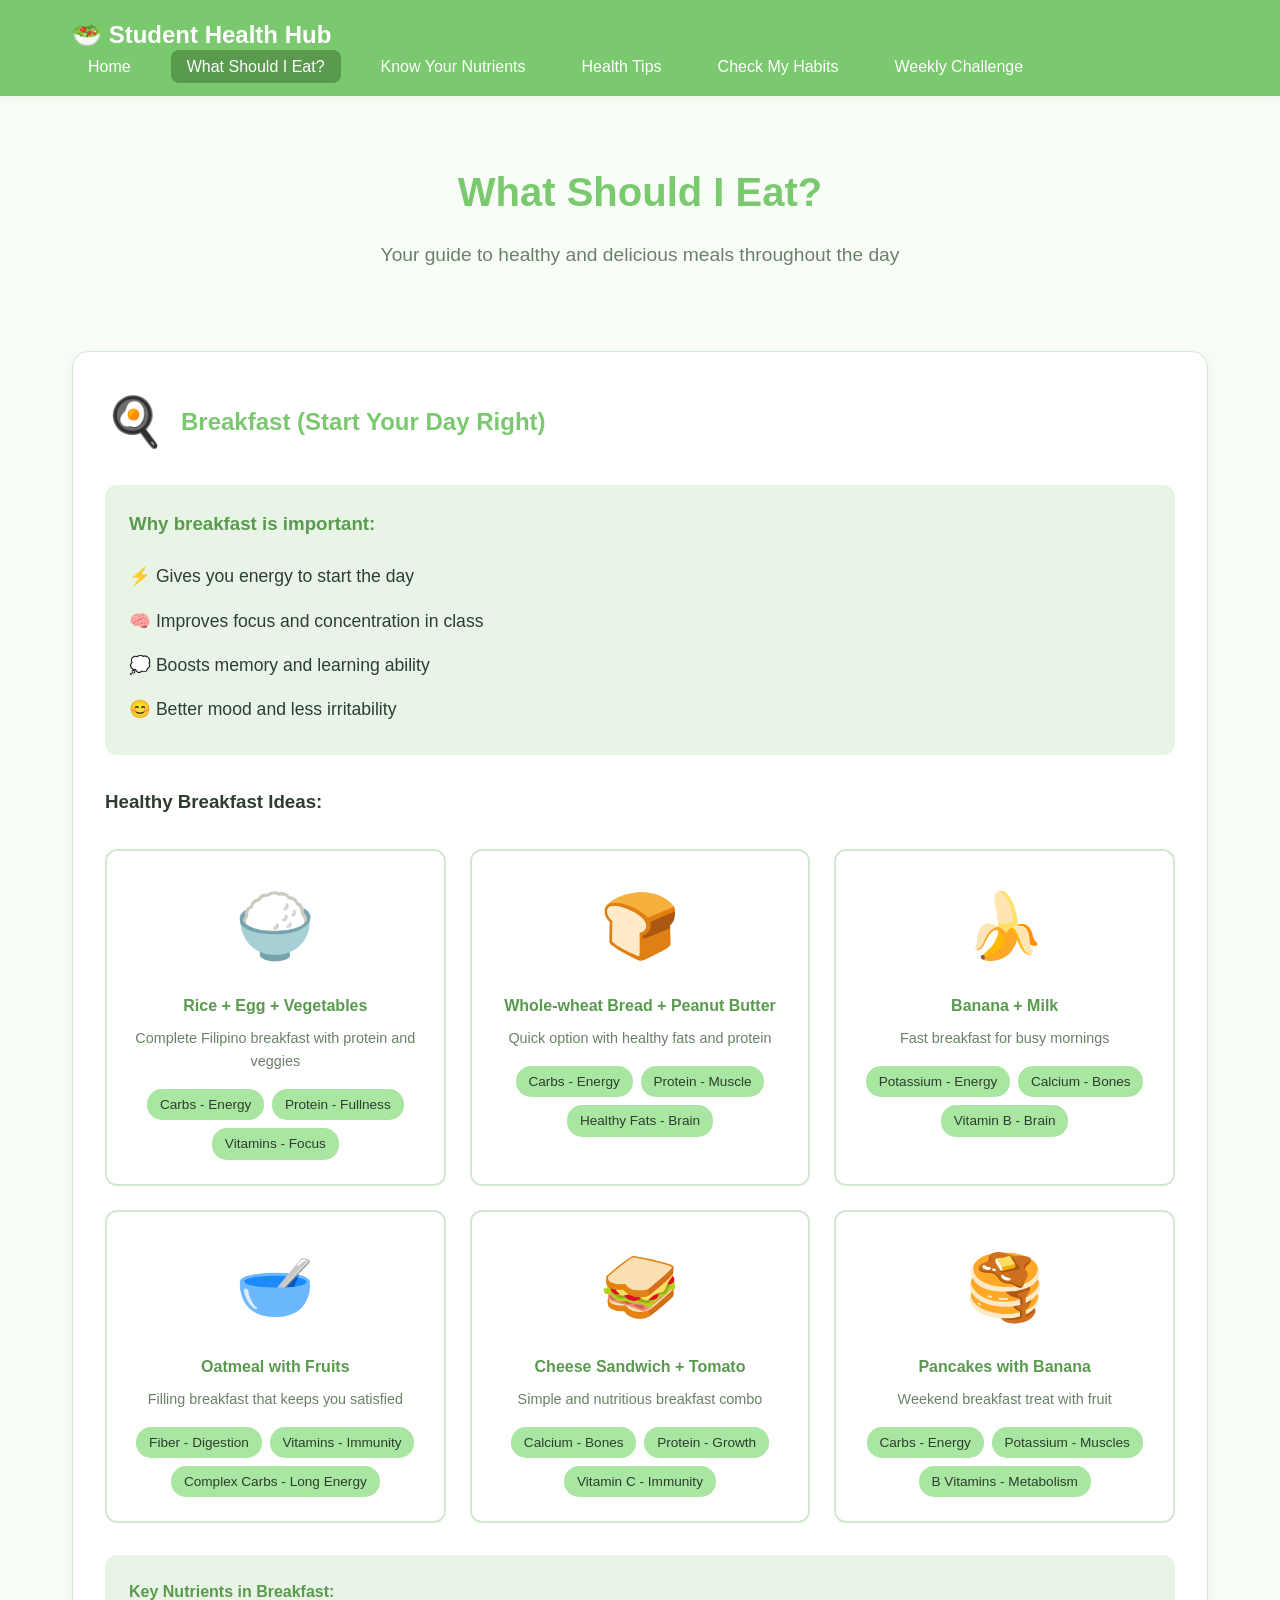
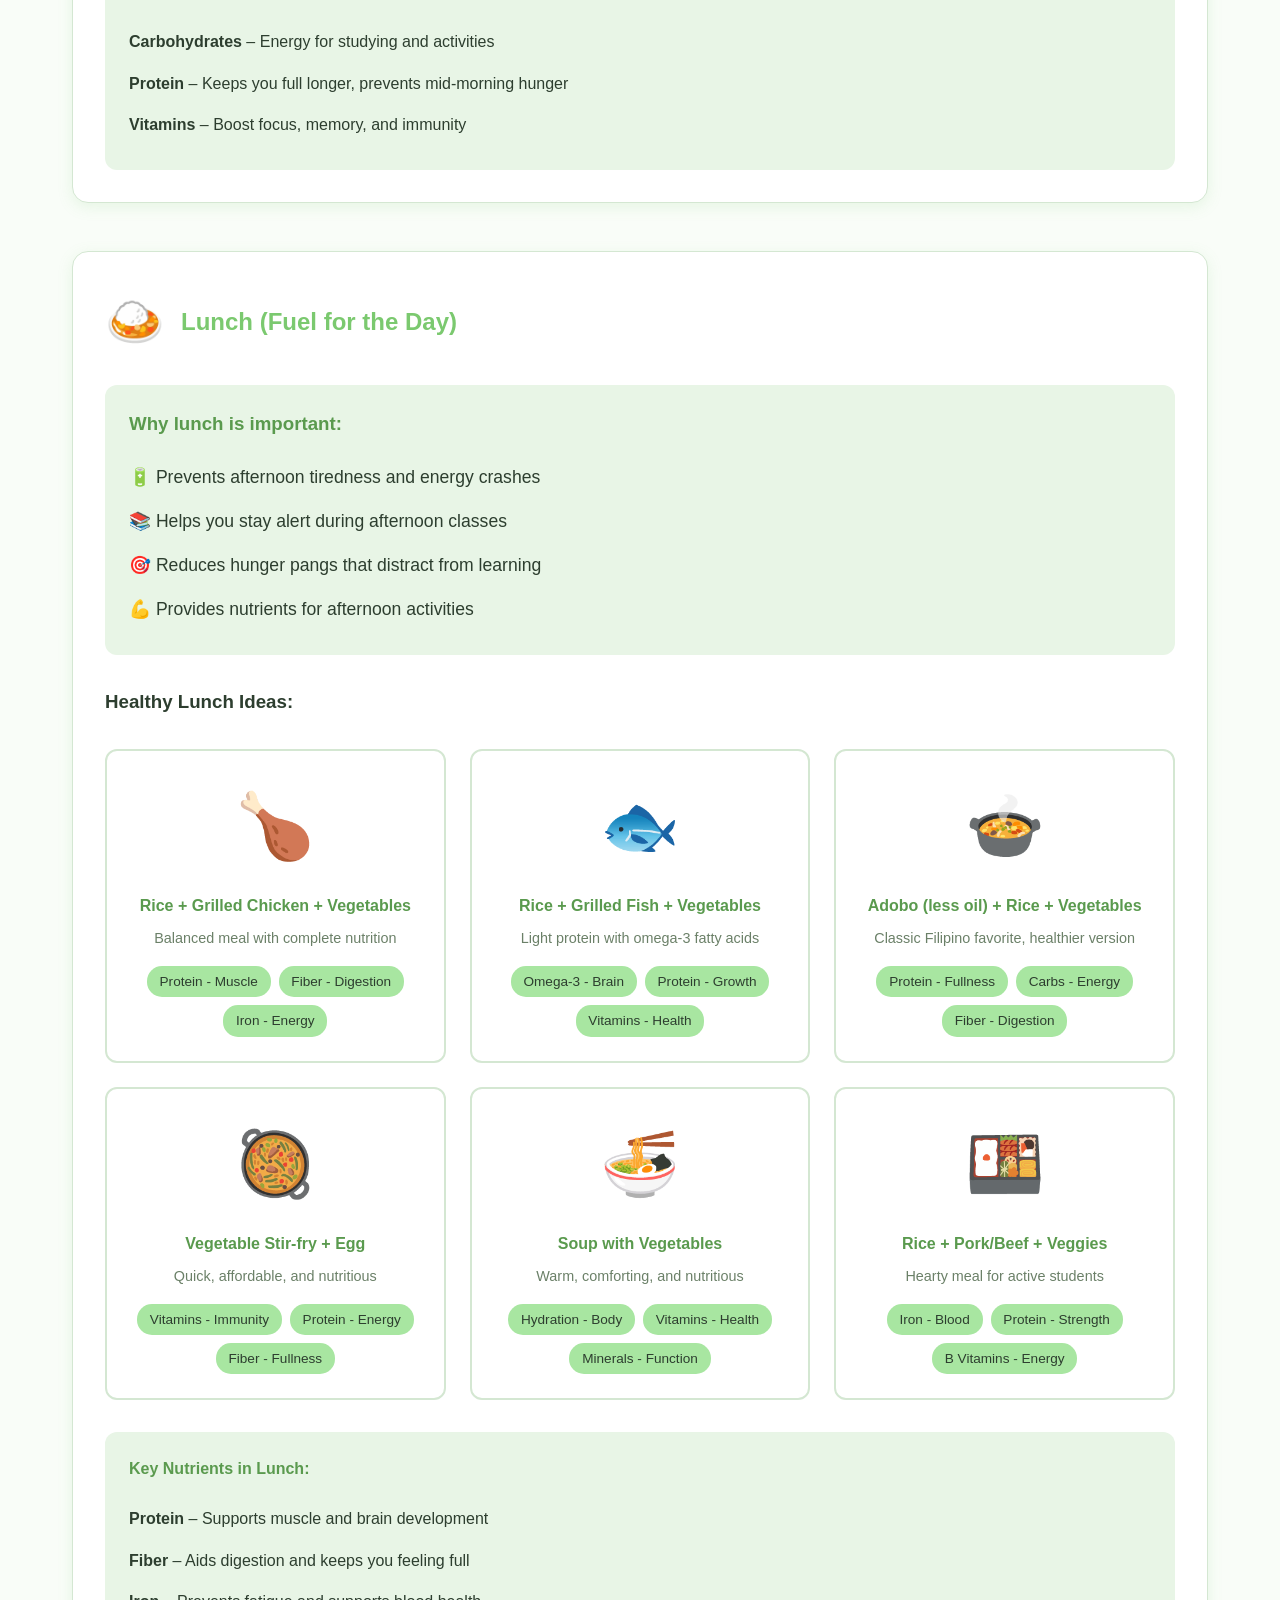
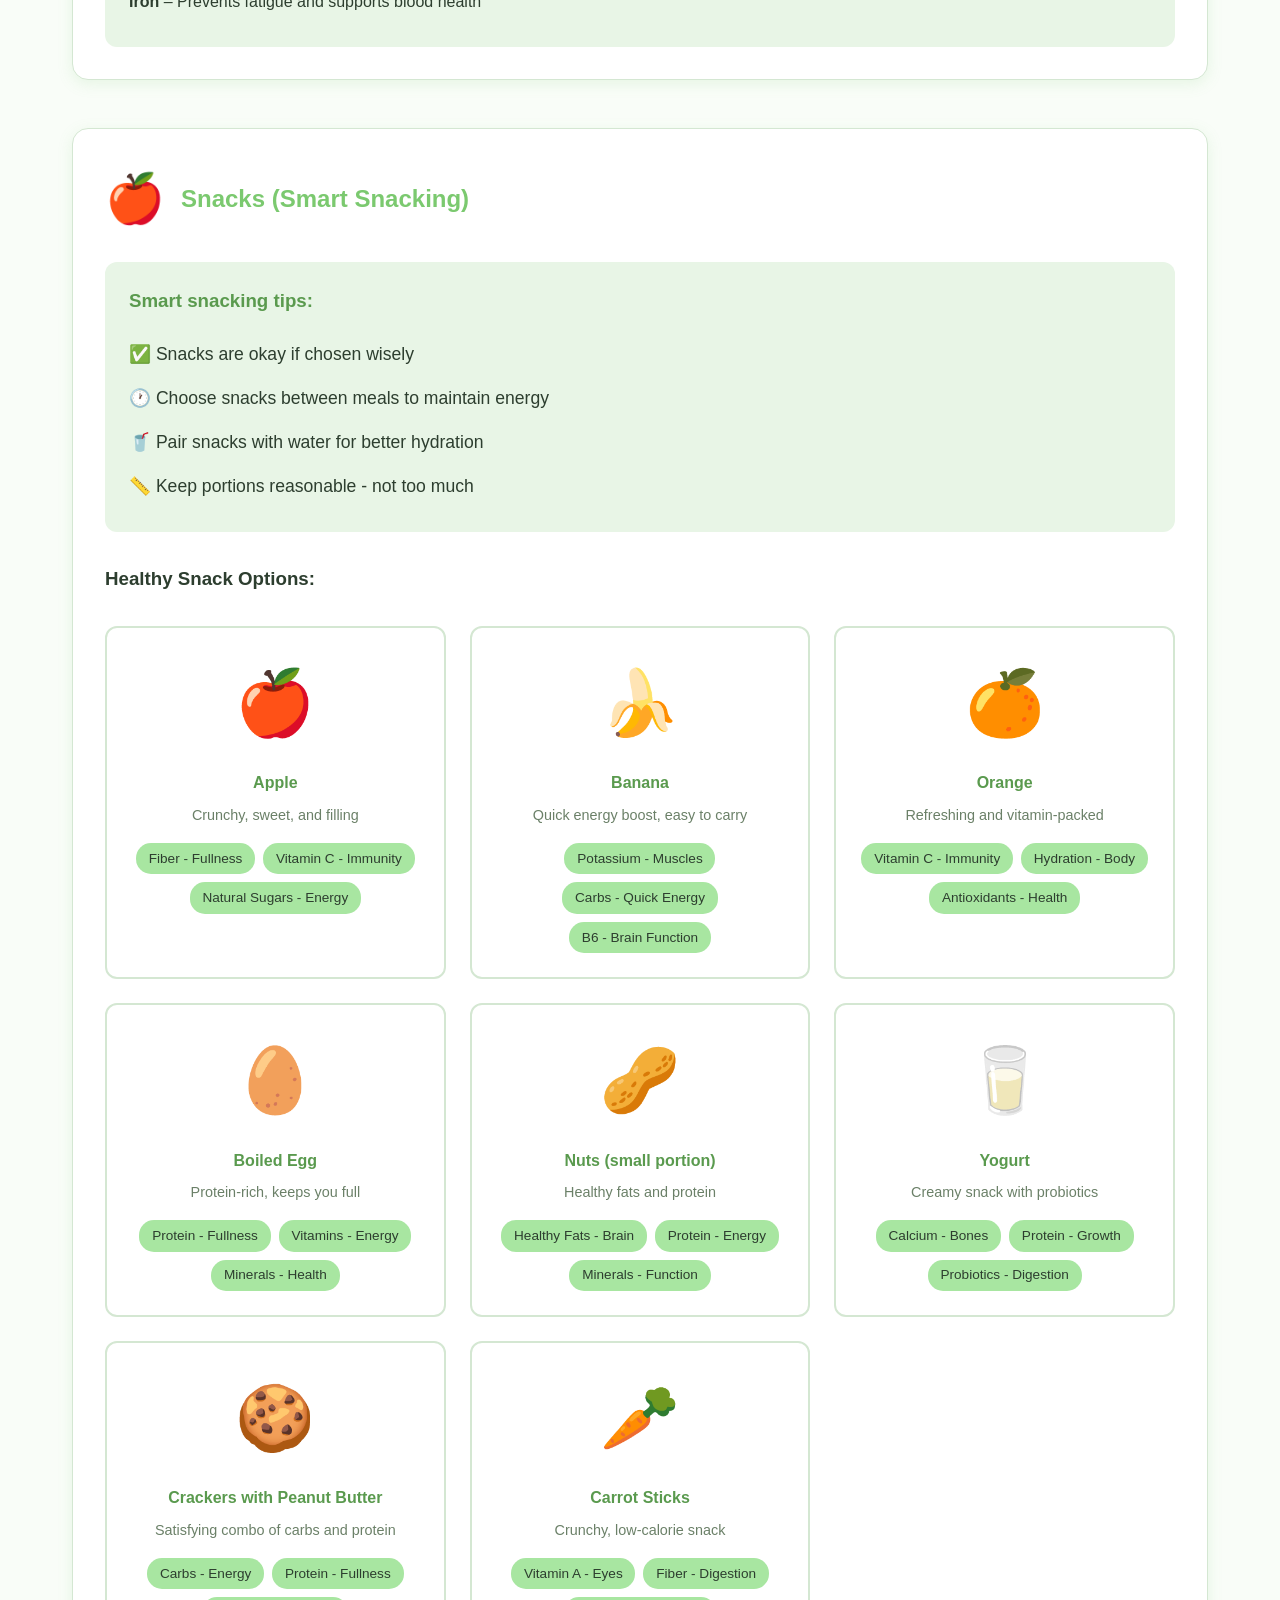
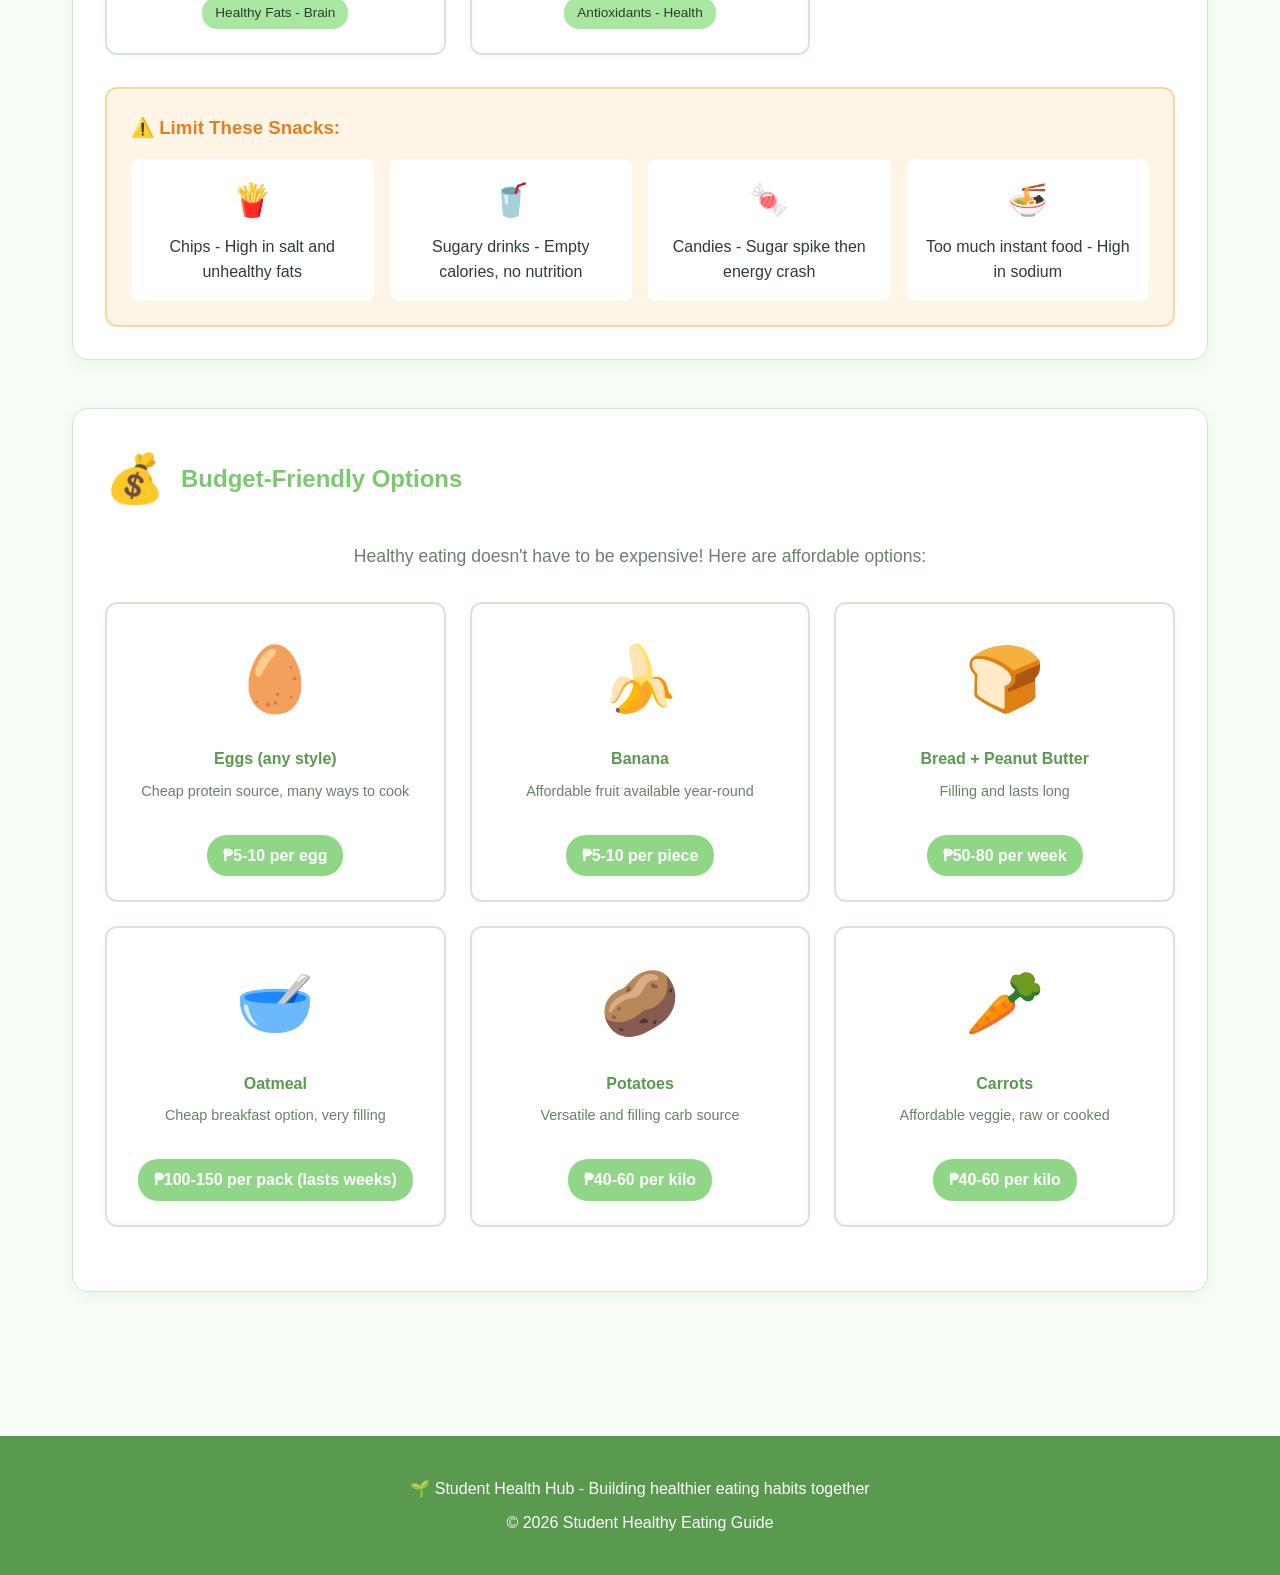
<file: meals.html>
<!DOCTYPE html>
<html lang="en">
<head>
    <meta charset="UTF-8">
    <meta name="viewport" content="width=device-width, initial-scale=1.0">
    <title>What Should I Eat? - Student Health Hub</title>
    <link rel="stylesheet" href="styles.css">
</head>
<body>
    <nav class="navbar">
        <div class="nav-container">
            <h1 class="logo">🥗 Student Health Hub</h1>
            <ul class="nav-menu">
                <li><a href="index.html">Home</a></li>
                <li><a href="meals.html" class="active">What Should I Eat?</a></li>
                <li><a href="nutrients.html">Know Your Nutrients</a></li>
                <li><a href="tips.html">Health Tips</a></li>
                <li><a href="habits.html">Check My Habits</a></li>
                <li><a href="challenge.html">Weekly Challenge</a></li>
            </ul>
        </div>
    </nav>

    <main class="container">
        <section class="page-header">
            <h1>What Should I Eat?</h1>
            <p>Your guide to healthy and delicious meals throughout the day</p>
        </section>

        <section id="breakfast" class="meal-section card">
            <div class="meal-header">
                <span class="meal-icon">🍳</span>
                <h2>Breakfast (Start Your Day Right)</h2>
            </div>
            <div class="meal-importance">
                <h3>Why breakfast is important:</h3>
                <ul>
                    <li>⚡ Gives you energy to start the day</li>
                    <li>🧠 Improves focus and concentration in class</li>
                    <li>💭 Boosts memory and learning ability</li>
                    <li>😊 Better mood and less irritability</li>
                </ul>
            </div>

            <h3>Healthy Breakfast Ideas:</h3>
            <div class="food-grid">
                <div class="food-card">
                    <div class="food-image">🍚</div>
                    <h4>Rice + Egg + Vegetables</h4>
                    <p class="food-desc">Complete Filipino breakfast with protein and veggies</p>
                    <div class="nutrients">
                        <span class="nutrient-tag">Carbs - Energy</span>
                        <span class="nutrient-tag">Protein - Fullness</span>
                        <span class="nutrient-tag">Vitamins - Focus</span>
                    </div>
                </div>

                <div class="food-card">
                    <div class="food-image">🍞</div>
                    <h4>Whole-wheat Bread + Peanut Butter</h4>
                    <p class="food-desc">Quick option with healthy fats and protein</p>
                    <div class="nutrients">
                        <span class="nutrient-tag">Carbs - Energy</span>
                        <span class="nutrient-tag">Protein - Muscle</span>
                        <span class="nutrient-tag">Healthy Fats - Brain</span>
                    </div>
                </div>

                <div class="food-card">
                    <div class="food-image">🍌</div>
                    <h4>Banana + Milk</h4>
                    <p class="food-desc">Fast breakfast for busy mornings</p>
                    <div class="nutrients">
                        <span class="nutrient-tag">Potassium - Energy</span>
                        <span class="nutrient-tag">Calcium - Bones</span>
                        <span class="nutrient-tag">Vitamin B - Brain</span>
                    </div>
                </div>

                <div class="food-card">
                    <div class="food-image">🥣</div>
                    <h4>Oatmeal with Fruits</h4>
                    <p class="food-desc">Filling breakfast that keeps you satisfied</p>
                    <div class="nutrients">
                        <span class="nutrient-tag">Fiber - Digestion</span>
                        <span class="nutrient-tag">Vitamins - Immunity</span>
                        <span class="nutrient-tag">Complex Carbs - Long Energy</span>
                    </div>
                </div>

                <div class="food-card">
                    <div class="food-image">🥪</div>
                    <h4>Cheese Sandwich + Tomato</h4>
                    <p class="food-desc">Simple and nutritious breakfast combo</p>
                    <div class="nutrients">
                        <span class="nutrient-tag">Calcium - Bones</span>
                        <span class="nutrient-tag">Protein - Growth</span>
                        <span class="nutrient-tag">Vitamin C - Immunity</span>
                    </div>
                </div>

                <div class="food-card">
                    <div class="food-image">🥞</div>
                    <h4>Pancakes with Banana</h4>
                    <p class="food-desc">Weekend breakfast treat with fruit</p>
                    <div class="nutrients">
                        <span class="nutrient-tag">Carbs - Energy</span>
                        <span class="nutrient-tag">Potassium - Muscles</span>
                        <span class="nutrient-tag">B Vitamins - Metabolism</span>
                    </div>
                </div>
            </div>

            <div class="nutrients-highlight">
                <h4>Key Nutrients in Breakfast:</h4>
                <ul>
                    <li><strong>Carbohydrates</strong> – Energy for studying and activities</li>
                    <li><strong>Protein</strong> – Keeps you full longer, prevents mid-morning hunger</li>
                    <li><strong>Vitamins</strong> – Boost focus, memory, and immunity</li>
                </ul>
            </div>
        </section>

        <section id="lunch" class="meal-section card">
            <div class="meal-header">
                <span class="meal-icon">🍛</span>
                <h2>Lunch (Fuel for the Day)</h2>
            </div>
            <div class="meal-importance">
                <h3>Why lunch is important:</h3>
                <ul>
                    <li>🔋 Prevents afternoon tiredness and energy crashes</li>
                    <li>📚 Helps you stay alert during afternoon classes</li>
                    <li>🎯 Reduces hunger pangs that distract from learning</li>
                    <li>💪 Provides nutrients for afternoon activities</li>
                </ul>
            </div>

            <h3>Healthy Lunch Ideas:</h3>
            <div class="food-grid">
                <div class="food-card">
                    <div class="food-image">🍗</div>
                    <h4>Rice + Grilled Chicken + Vegetables</h4>
                    <p class="food-desc">Balanced meal with complete nutrition</p>
                    <div class="nutrients">
                        <span class="nutrient-tag">Protein - Muscle</span>
                        <span class="nutrient-tag">Fiber - Digestion</span>
                        <span class="nutrient-tag">Iron - Energy</span>
                    </div>
                </div>

                <div class="food-card">
                    <div class="food-image">🐟</div>
                    <h4>Rice + Grilled Fish + Vegetables</h4>
                    <p class="food-desc">Light protein with omega-3 fatty acids</p>
                    <div class="nutrients">
                        <span class="nutrient-tag">Omega-3 - Brain</span>
                        <span class="nutrient-tag">Protein - Growth</span>
                        <span class="nutrient-tag">Vitamins - Health</span>
                    </div>
                </div>

                <div class="food-card">
                    <div class="food-image">🍲</div>
                    <h4>Adobo (less oil) + Rice + Vegetables</h4>
                    <p class="food-desc">Classic Filipino favorite, healthier version</p>
                    <div class="nutrients">
                        <span class="nutrient-tag">Protein - Fullness</span>
                        <span class="nutrient-tag">Carbs - Energy</span>
                        <span class="nutrient-tag">Fiber - Digestion</span>
                    </div>
                </div>

                <div class="food-card">
                    <div class="food-image">🥘</div>
                    <h4>Vegetable Stir-fry + Egg</h4>
                    <p class="food-desc">Quick, affordable, and nutritious</p>
                    <div class="nutrients">
                        <span class="nutrient-tag">Vitamins - Immunity</span>
                        <span class="nutrient-tag">Protein - Energy</span>
                        <span class="nutrient-tag">Fiber - Fullness</span>
                    </div>
                </div>

                <div class="food-card">
                    <div class="food-image">🍜</div>
                    <h4>Soup with Vegetables</h4>
                    <p class="food-desc">Warm, comforting, and nutritious</p>
                    <div class="nutrients">
                        <span class="nutrient-tag">Hydration - Body</span>
                        <span class="nutrient-tag">Vitamins - Health</span>
                        <span class="nutrient-tag">Minerals - Function</span>
                    </div>
                </div>

                <div class="food-card">
                    <div class="food-image">🍱</div>
                    <h4>Rice + Pork/Beef + Veggies</h4>
                    <p class="food-desc">Hearty meal for active students</p>
                    <div class="nutrients">
                        <span class="nutrient-tag">Iron - Blood</span>
                        <span class="nutrient-tag">Protein - Strength</span>
                        <span class="nutrient-tag">B Vitamins - Energy</span>
                    </div>
                </div>
            </div>

            <div class="nutrients-highlight">
                <h4>Key Nutrients in Lunch:</h4>
                <ul>
                    <li><strong>Protein</strong> – Supports muscle and brain development</li>
                    <li><strong>Fiber</strong> – Aids digestion and keeps you feeling full</li>
                    <li><strong>Iron</strong> – Prevents fatigue and supports blood health</li>
                </ul>
            </div>
        </section>

        <section id="snacks" class="meal-section card">
            <div class="meal-header">
                <span class="meal-icon">🍎</span>
                <h2>Snacks (Smart Snacking)</h2>
            </div>
            <div class="meal-importance">
                <h3>Smart snacking tips:</h3>
                <ul>
                    <li>✅ Snacks are okay if chosen wisely</li>
                    <li>🕐 Choose snacks between meals to maintain energy</li>
                    <li>🥤 Pair snacks with water for better hydration</li>
                    <li>📏 Keep portions reasonable - not too much</li>
                </ul>
            </div>

            <h3>Healthy Snack Options:</h3>
            <div class="food-grid">
                <div class="food-card">
                    <div class="food-image">🍎</div>
                    <h4>Apple</h4>
                    <p class="food-desc">Crunchy, sweet, and filling</p>
                    <div class="nutrients">
                        <span class="nutrient-tag">Fiber - Fullness</span>
                        <span class="nutrient-tag">Vitamin C - Immunity</span>
                        <span class="nutrient-tag">Natural Sugars - Energy</span>
                    </div>
                </div>

                <div class="food-card">
                    <div class="food-image">🍌</div>
                    <h4>Banana</h4>
                    <p class="food-desc">Quick energy boost, easy to carry</p>
                    <div class="nutrients">
                        <span class="nutrient-tag">Potassium - Muscles</span>
                        <span class="nutrient-tag">Carbs - Quick Energy</span>
                        <span class="nutrient-tag">B6 - Brain Function</span>
                    </div>
                </div>

                <div class="food-card">
                    <div class="food-image">🍊</div>
                    <h4>Orange</h4>
                    <p class="food-desc">Refreshing and vitamin-packed</p>
                    <div class="nutrients">
                        <span class="nutrient-tag">Vitamin C - Immunity</span>
                        <span class="nutrient-tag">Hydration - Body</span>
                        <span class="nutrient-tag">Antioxidants - Health</span>
                    </div>
                </div>

                <div class="food-card">
                    <div class="food-image">🥚</div>
                    <h4>Boiled Egg</h4>
                    <p class="food-desc">Protein-rich, keeps you full</p>
                    <div class="nutrients">
                        <span class="nutrient-tag">Protein - Fullness</span>
                        <span class="nutrient-tag">Vitamins - Energy</span>
                        <span class="nutrient-tag">Minerals - Health</span>
                    </div>
                </div>

                <div class="food-card">
                    <div class="food-image">🥜</div>
                    <h4>Nuts (small portion)</h4>
                    <p class="food-desc">Healthy fats and protein</p>
                    <div class="nutrients">
                        <span class="nutrient-tag">Healthy Fats - Brain</span>
                        <span class="nutrient-tag">Protein - Energy</span>
                        <span class="nutrient-tag">Minerals - Function</span>
                    </div>
                </div>

                <div class="food-card">
                    <div class="food-image">🥛</div>
                    <h4>Yogurt</h4>
                    <p class="food-desc">Creamy snack with probiotics</p>
                    <div class="nutrients">
                        <span class="nutrient-tag">Calcium - Bones</span>
                        <span class="nutrient-tag">Protein - Growth</span>
                        <span class="nutrient-tag">Probiotics - Digestion</span>
                    </div>
                </div>

                <div class="food-card">
                    <div class="food-image">🍪</div>
                    <h4>Crackers with Peanut Butter</h4>
                    <p class="food-desc">Satisfying combo of carbs and protein</p>
                    <div class="nutrients">
                        <span class="nutrient-tag">Carbs - Energy</span>
                        <span class="nutrient-tag">Protein - Fullness</span>
                        <span class="nutrient-tag">Healthy Fats - Brain</span>
                    </div>
                </div>

                <div class="food-card">
                    <div class="food-image">🥕</div>
                    <h4>Carrot Sticks</h4>
                    <p class="food-desc">Crunchy, low-calorie snack</p>
                    <div class="nutrients">
                        <span class="nutrient-tag">Vitamin A - Eyes</span>
                        <span class="nutrient-tag">Fiber - Digestion</span>
                        <span class="nutrient-tag">Antioxidants - Health</span>
                    </div>
                </div>
            </div>

            <div class="limit-section">
                <h3>⚠️ Limit These Snacks:</h3>
                <div class="limit-grid">
                    <div class="limit-item">
                        <span>🍟</span>
                        <p>Chips - High in salt and unhealthy fats</p>
                    </div>
                    <div class="limit-item">
                        <span>🥤</span>
                        <p>Sugary drinks - Empty calories, no nutrition</p>
                    </div>
                    <div class="limit-item">
                        <span>🍬</span>
                        <p>Candies - Sugar spike then energy crash</p>
                    </div>
                    <div class="limit-item">
                        <span>🍜</span>
                        <p>Too much instant food - High in sodium</p>
                    </div>
                </div>
            </div>
        </section>

        <section id="budget" class="meal-section card">
            <div class="meal-header">
                <span class="meal-icon">💰</span>
                <h2>Budget-Friendly Options</h2>
            </div>
            <p class="section-intro">Healthy eating doesn't have to be expensive! Here are affordable options:</p>
            
            <div class="food-grid">
                <div class="food-card">
                    <div class="food-image">🥚</div>
                    <h4>Eggs (any style)</h4>
                    <p class="food-desc">Cheap protein source, many ways to cook</p>
                    <div class="price-tag">₱5-10 per egg</div>
                </div>

                <div class="food-card">
                    <div class="food-image">🍌</div>
                    <h4>Banana</h4>
                    <p class="food-desc">Affordable fruit available year-round</p>
                    <div class="price-tag">₱5-10 per piece</div>
                </div>

                <div class="food-card">
                    <div class="food-image">🍞</div>
                    <h4>Bread + Peanut Butter</h4>
                    <p class="food-desc">Filling and lasts long</p>
                    <div class="price-tag">₱50-80 per week</div>
                </div>

                <div class="food-card">
                    <div class="food-image">🥣</div>
                    <h4>Oatmeal</h4>
                    <p class="food-desc">Cheap breakfast option, very filling</p>
                    <div class="price-tag">₱100-150 per pack (lasts weeks)</div>
                </div>

                <div class="food-card">
                    <div class="food-image">🥔</div>
                    <h4>Potatoes</h4>
                    <p class="food-desc">Versatile and filling carb source</p>
                    <div class="price-tag">₱40-60 per kilo</div>
                </div>

                <div class="food-card">
                    <div class="food-image">🥕</div>
                    <h4>Carrots</h4>
                    <p class="food-desc">Affordable veggie, raw or cooked</p>
                    <div class="price-tag">₱40-60 per kilo</div>
                </div>
            </div>
        </section>
    </main>

    <footer>
        <p>🌱 Student Health Hub - Building healthier eating habits together</p>
        <p>&copy; 2026 Student Healthy Eating Guide</p>
    </footer>

    <script src="script.js"></script>
</body>
</html>
</file>
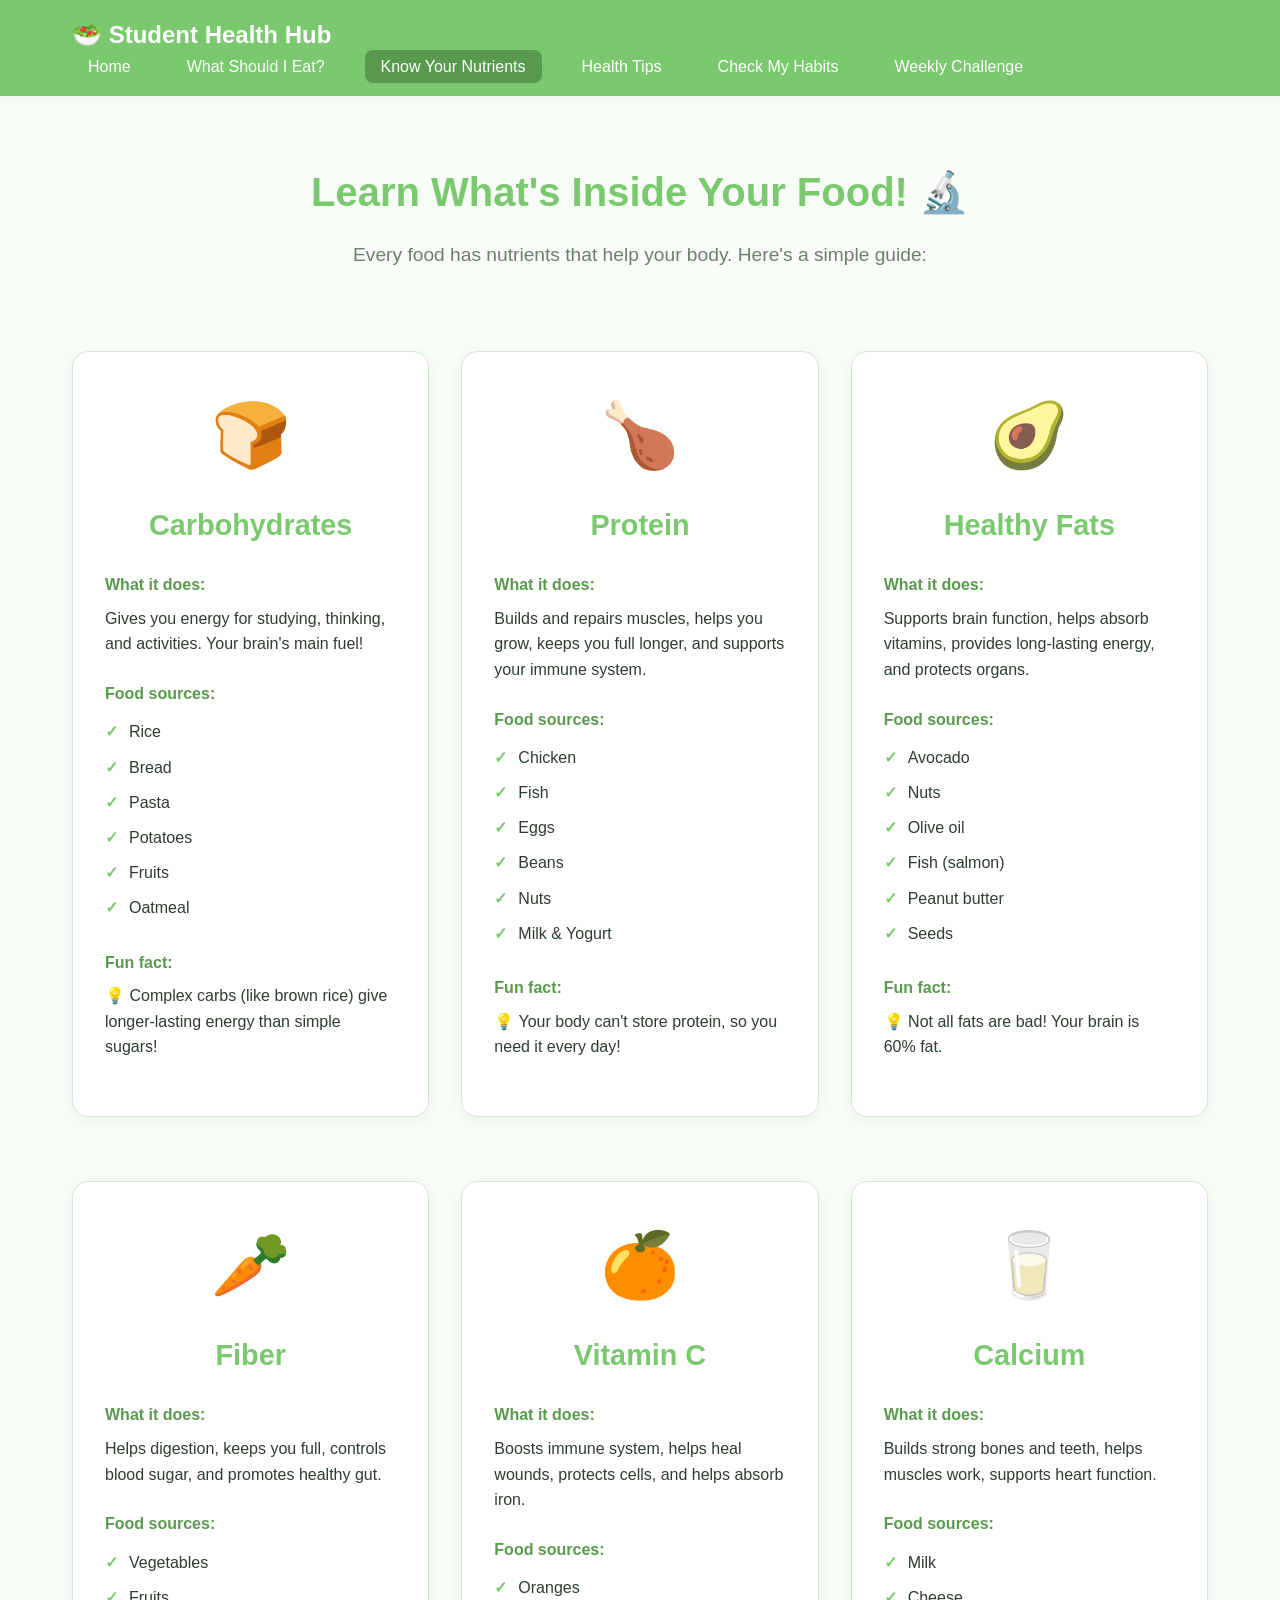
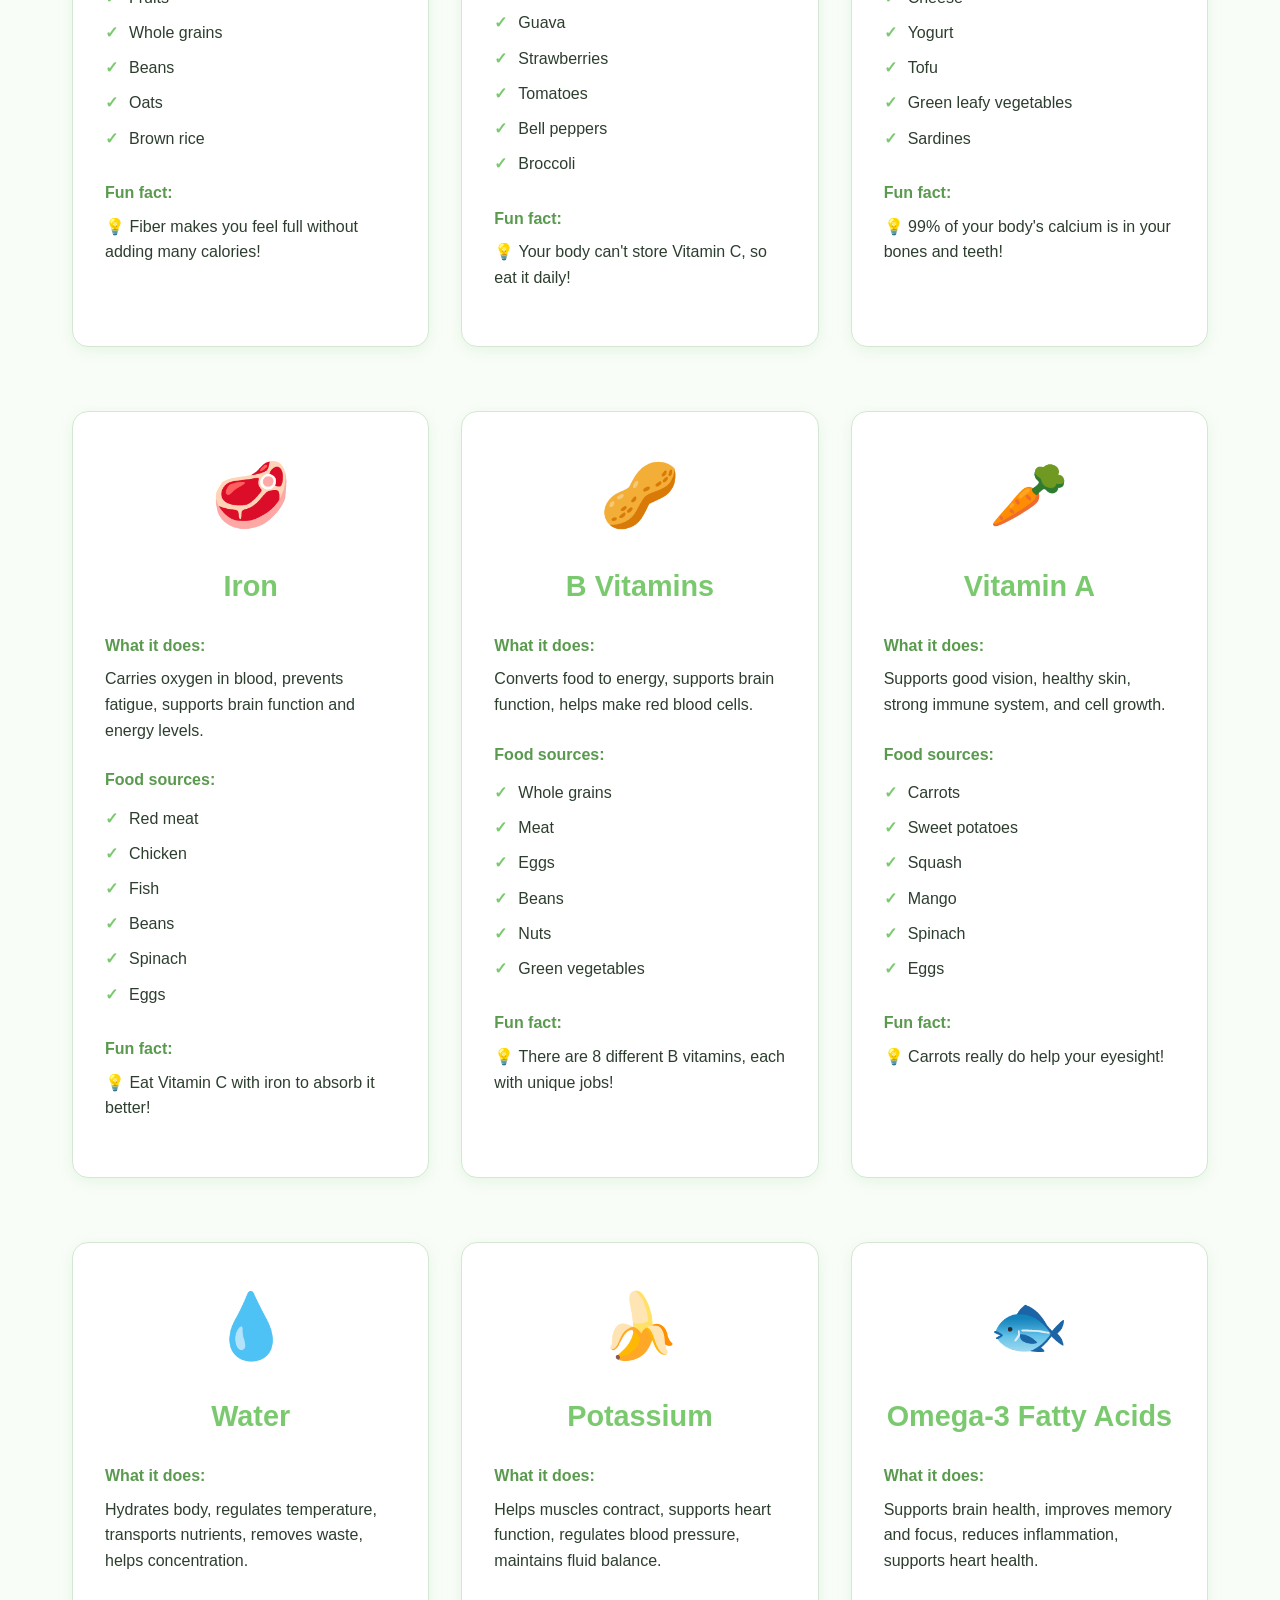
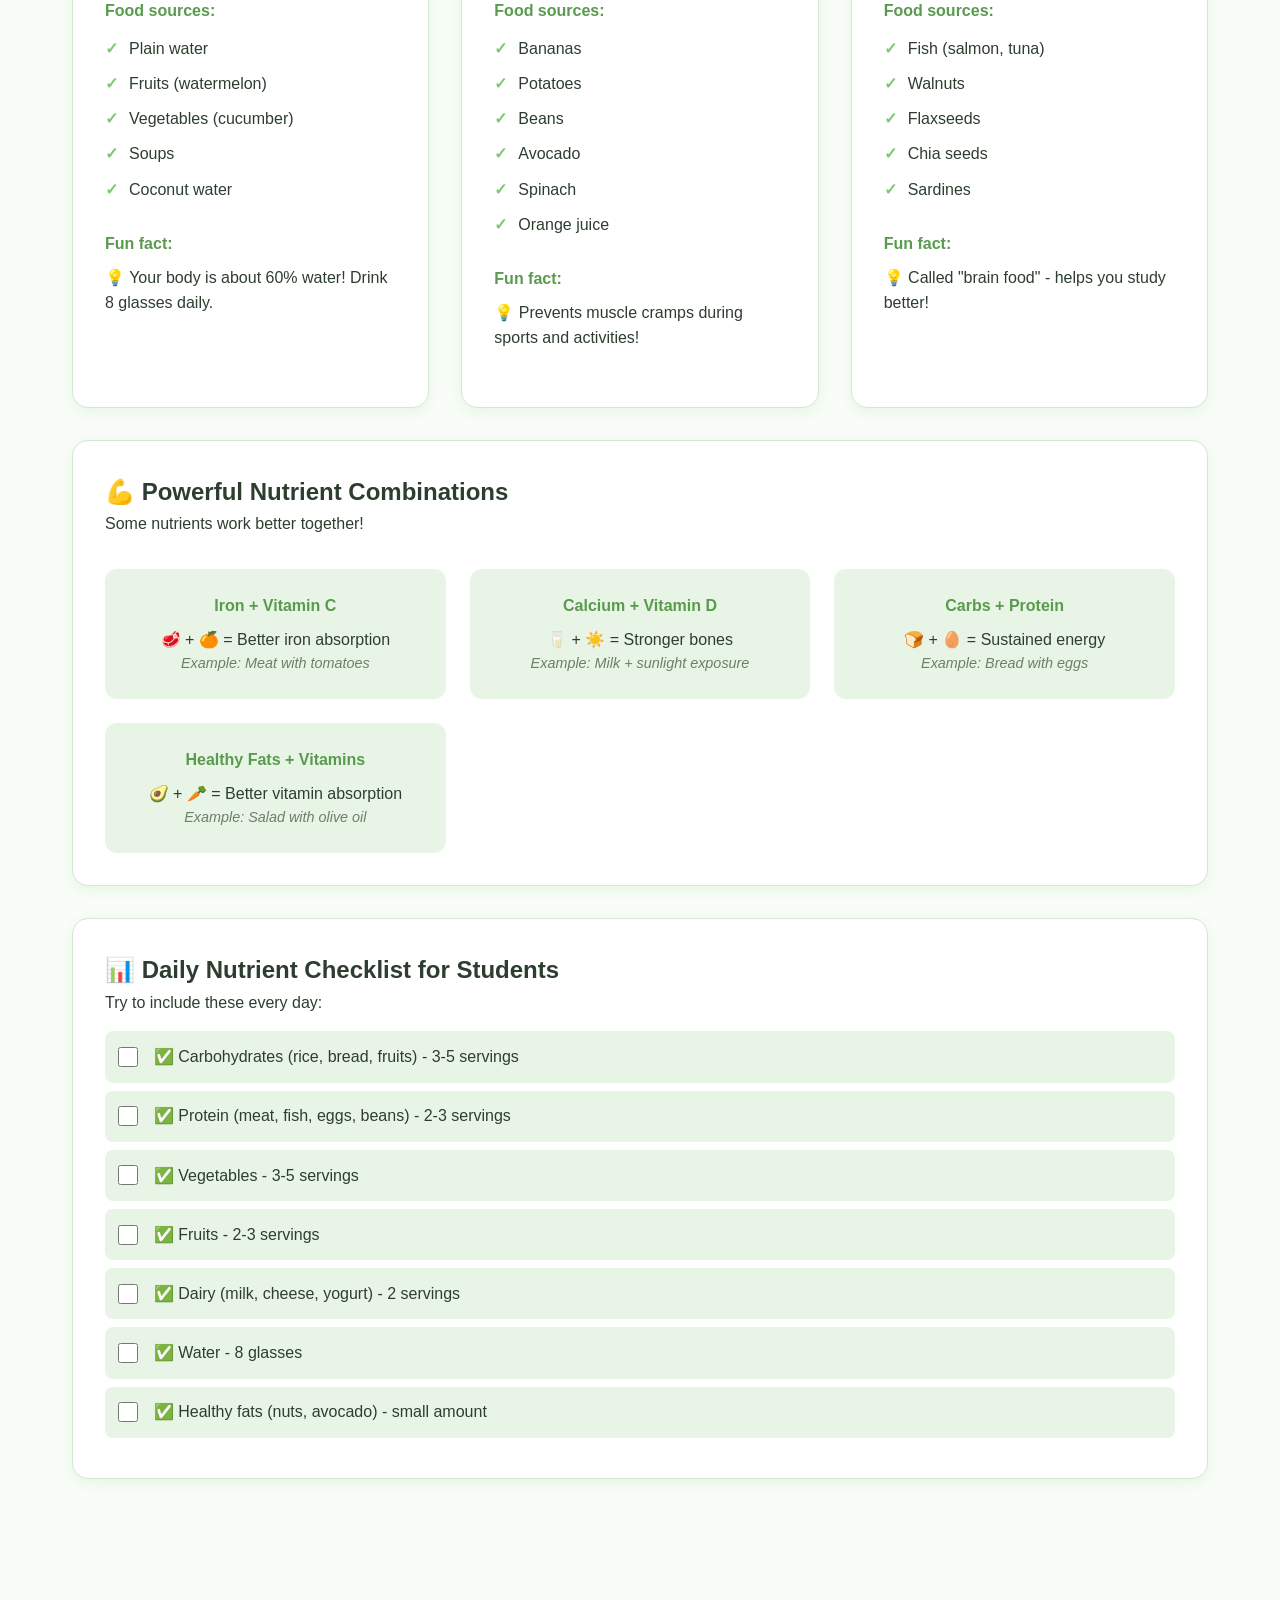
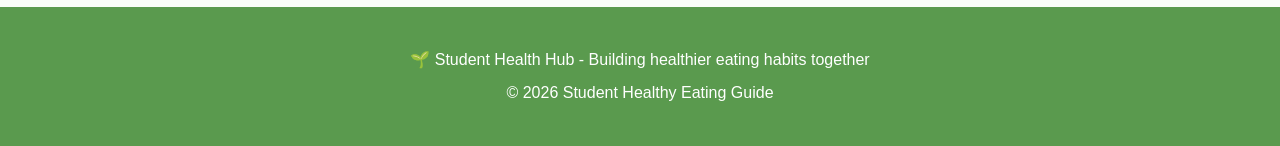
<file: nutrients.html>
<!DOCTYPE html>
<html lang="en">
<head>
    <meta charset="UTF-8">
    <meta name="viewport" content="width=device-width, initial-scale=1.0">
    <title>Know Your Nutrients - Student Health Hub</title>
    <link rel="stylesheet" href="styles.css">
</head>
<body>
    <nav class="navbar">
        <div class="nav-container">
            <h1 class="logo">🥗 Student Health Hub</h1>
            <ul class="nav-menu">
                <li><a href="index.html">Home</a></li>
                <li><a href="meals.html">What Should I Eat?</a></li>
                <li><a href="nutrients.html" class="active">Know Your Nutrients</a></li>
                <li><a href="tips.html">Health Tips</a></li>
                <li><a href="habits.html">Check My Habits</a></li>
                <li><a href="challenge.html">Weekly Challenge</a></li>
            </ul>
        </div>
    </nav>

    <main class="container">
        <section class="page-header">
            <h1>Learn What's Inside Your Food! 🔬</h1>
            <p>Every food has nutrients that help your body. Here's a simple guide:</p>
        </section>

        <section class="nutrients-grid">
            <div class="nutrient-card card">
                <div class="nutrient-icon">🍞</div>
                <h3>Carbohydrates</h3>
                <div class="nutrient-info">
                    <div class="info-section">
                        <h4>What it does:</h4>
                        <p>Gives you energy for studying, thinking, and activities. Your brain's main fuel!</p>
                    </div>
                    <div class="info-section">
                        <h4>Food sources:</h4>
                        <ul>
                            <li>Rice</li>
                            <li>Bread</li>
                            <li>Pasta</li>
                            <li>Potatoes</li>
                            <li>Fruits</li>
                            <li>Oatmeal</li>
                        </ul>
                    </div>
                    <div class="info-section">
                        <h4>Fun fact:</h4>
                        <p>💡 Complex carbs (like brown rice) give longer-lasting energy than simple sugars!</p>
                    </div>
                </div>
            </div>

            <div class="nutrient-card card">
                <div class="nutrient-icon">🍗</div>
                <h3>Protein</h3>
                <div class="nutrient-info">
                    <div class="info-section">
                        <h4>What it does:</h4>
                        <p>Builds and repairs muscles, helps you grow, keeps you full longer, and supports your immune system.</p>
                    </div>
                    <div class="info-section">
                        <h4>Food sources:</h4>
                        <ul>
                            <li>Chicken</li>
                            <li>Fish</li>
                            <li>Eggs</li>
                            <li>Beans</li>
                            <li>Nuts</li>
                            <li>Milk & Yogurt</li>
                        </ul>
                    </div>
                    <div class="info-section">
                        <h4>Fun fact:</h4>
                        <p>💡 Your body can't store protein, so you need it every day!</p>
                    </div>
                </div>
            </div>

            <div class="nutrient-card card">
                <div class="nutrient-icon">🥑</div>
                <h3>Healthy Fats</h3>
                <div class="nutrient-info">
                    <div class="info-section">
                        <h4>What it does:</h4>
                        <p>Supports brain function, helps absorb vitamins, provides long-lasting energy, and protects organs.</p>
                    </div>
                    <div class="info-section">
                        <h4>Food sources:</h4>
                        <ul>
                            <li>Avocado</li>
                            <li>Nuts</li>
                            <li>Olive oil</li>
                            <li>Fish (salmon)</li>
                            <li>Peanut butter</li>
                            <li>Seeds</li>
                        </ul>
                    </div>
                    <div class="info-section">
                        <h4>Fun fact:</h4>
                        <p>💡 Not all fats are bad! Your brain is 60% fat.</p>
                    </div>
                </div>
            </div>

            <div class="nutrient-card card">
                <div class="nutrient-icon">🥕</div>
                <h3>Fiber</h3>
                <div class="nutrient-info">
                    <div class="info-section">
                        <h4>What it does:</h4>
                        <p>Helps digestion, keeps you full, controls blood sugar, and promotes healthy gut.</p>
                    </div>
                    <div class="info-section">
                        <h4>Food sources:</h4>
                        <ul>
                            <li>Vegetables</li>
                            <li>Fruits</li>
                            <li>Whole grains</li>
                            <li>Beans</li>
                            <li>Oats</li>
                            <li>Brown rice</li>
                        </ul>
                    </div>
                    <div class="info-section">
                        <h4>Fun fact:</h4>
                        <p>💡 Fiber makes you feel full without adding many calories!</p>
                    </div>
                </div>
            </div>

            <div class="nutrient-card card">
                <div class="nutrient-icon">🍊</div>
                <h3>Vitamin C</h3>
                <div class="nutrient-info">
                    <div class="info-section">
                        <h4>What it does:</h4>
                        <p>Boosts immune system, helps heal wounds, protects cells, and helps absorb iron.</p>
                    </div>
                    <div class="info-section">
                        <h4>Food sources:</h4>
                        <ul>
                            <li>Oranges</li>
                            <li>Guava</li>
                            <li>Strawberries</li>
                            <li>Tomatoes</li>
                            <li>Bell peppers</li>
                            <li>Broccoli</li>
                        </ul>
                    </div>
                    <div class="info-section">
                        <h4>Fun fact:</h4>
                        <p>💡 Your body can't store Vitamin C, so eat it daily!</p>
                    </div>
                </div>
            </div>

            <div class="nutrient-card card">
                <div class="nutrient-icon">🥛</div>
                <h3>Calcium</h3>
                <div class="nutrient-info">
                    <div class="info-section">
                        <h4>What it does:</h4>
                        <p>Builds strong bones and teeth, helps muscles work, supports heart function.</p>
                    </div>
                    <div class="info-section">
                        <h4>Food sources:</h4>
                        <ul>
                            <li>Milk</li>
                            <li>Cheese</li>
                            <li>Yogurt</li>
                            <li>Tofu</li>
                            <li>Green leafy vegetables</li>
                            <li>Sardines</li>
                        </ul>
                    </div>
                    <div class="info-section">
                        <h4>Fun fact:</h4>
                        <p>💡 99% of your body's calcium is in your bones and teeth!</p>
                    </div>
                </div>
            </div>

            <div class="nutrient-card card">
                <div class="nutrient-icon">🥩</div>
                <h3>Iron</h3>
                <div class="nutrient-info">
                    <div class="info-section">
                        <h4>What it does:</h4>
                        <p>Carries oxygen in blood, prevents fatigue, supports brain function and energy levels.</p>
                    </div>
                    <div class="info-section">
                        <h4>Food sources:</h4>
                        <ul>
                            <li>Red meat</li>
                            <li>Chicken</li>
                            <li>Fish</li>
                            <li>Beans</li>
                            <li>Spinach</li>
                            <li>Eggs</li>
                        </ul>
                    </div>
                    <div class="info-section">
                        <h4>Fun fact:</h4>
                        <p>💡 Eat Vitamin C with iron to absorb it better!</p>
                    </div>
                </div>
            </div>

            <div class="nutrient-card card">
                <div class="nutrient-icon">🥜</div>
                <h3>B Vitamins</h3>
                <div class="nutrient-info">
                    <div class="info-section">
                        <h4>What it does:</h4>
                        <p>Converts food to energy, supports brain function, helps make red blood cells.</p>
                    </div>
                    <div class="info-section">
                        <h4>Food sources:</h4>
                        <ul>
                            <li>Whole grains</li>
                            <li>Meat</li>
                            <li>Eggs</li>
                            <li>Beans</li>
                            <li>Nuts</li>
                            <li>Green vegetables</li>
                        </ul>
                    </div>
                    <div class="info-section">
                        <h4>Fun fact:</h4>
                        <p>💡 There are 8 different B vitamins, each with unique jobs!</p>
                    </div>
                </div>
            </div>

            <div class="nutrient-card card">
                <div class="nutrient-icon">🥕</div>
                <h3>Vitamin A</h3>
                <div class="nutrient-info">
                    <div class="info-section">
                        <h4>What it does:</h4>
                        <p>Supports good vision, healthy skin, strong immune system, and cell growth.</p>
                    </div>
                    <div class="info-section">
                        <h4>Food sources:</h4>
                        <ul>
                            <li>Carrots</li>
                            <li>Sweet potatoes</li>
                            <li>Squash</li>
                            <li>Mango</li>
                            <li>Spinach</li>
                            <li>Eggs</li>
                        </ul>
                    </div>
                    <div class="info-section">
                        <h4>Fun fact:</h4>
                        <p>💡 Carrots really do help your eyesight!</p>
                    </div>
                </div>
            </div>

            <div class="nutrient-card card">
                <div class="nutrient-icon">💧</div>
                <h3>Water</h3>
                <div class="nutrient-info">
                    <div class="info-section">
                        <h4>What it does:</h4>
                        <p>Hydrates body, regulates temperature, transports nutrients, removes waste, helps concentration.</p>
                    </div>
                    <div class="info-section">
                        <h4>Food sources:</h4>
                        <ul>
                            <li>Plain water</li>
                            <li>Fruits (watermelon)</li>
                            <li>Vegetables (cucumber)</li>
                            <li>Soups</li>
                            <li>Coconut water</li>
                        </ul>
                    </div>
                    <div class="info-section">
                        <h4>Fun fact:</h4>
                        <p>💡 Your body is about 60% water! Drink 8 glasses daily.</p>
                    </div>
                </div>
            </div>

            <div class="nutrient-card card">
                <div class="nutrient-icon">🍌</div>
                <h3>Potassium</h3>
                <div class="nutrient-info">
                    <div class="info-section">
                        <h4>What it does:</h4>
                        <p>Helps muscles contract, supports heart function, regulates blood pressure, maintains fluid balance.</p>
                    </div>
                    <div class="info-section">
                        <h4>Food sources:</h4>
                        <ul>
                            <li>Bananas</li>
                            <li>Potatoes</li>
                            <li>Beans</li>
                            <li>Avocado</li>
                            <li>Spinach</li>
                            <li>Orange juice</li>
                        </ul>
                    </div>
                    <div class="info-section">
                        <h4>Fun fact:</h4>
                        <p>💡 Prevents muscle cramps during sports and activities!</p>
                    </div>
                </div>
            </div>

            <div class="nutrient-card card">
                <div class="nutrient-icon">🐟</div>
                <h3>Omega-3 Fatty Acids</h3>
                <div class="nutrient-info">
                    <div class="info-section">
                        <h4>What it does:</h4>
                        <p>Supports brain health, improves memory and focus, reduces inflammation, supports heart health.</p>
                    </div>
                    <div class="info-section">
                        <h4>Food sources:</h4>
                        <ul>
                            <li>Fish (salmon, tuna)</li>
                            <li>Walnuts</li>
                            <li>Flaxseeds</li>
                            <li>Chia seeds</li>
                            <li>Sardines</li>
                        </ul>
                    </div>
                    <div class="info-section">
                        <h4>Fun fact:</h4>
                        <p>💡 Called "brain food" - helps you study better!</p>
                    </div>
                </div>
            </div>
        </section>

        <section class="nutrient-combo card">
            <h2>💪 Powerful Nutrient Combinations</h2>
            <p>Some nutrients work better together!</p>
            <div class="combo-grid">
                <div class="combo-item">
                    <h4>Iron + Vitamin C</h4>
                    <p>🥩 + 🍊 = Better iron absorption</p>
                    <p class="example">Example: Meat with tomatoes</p>
                </div>
                <div class="combo-item">
                    <h4>Calcium + Vitamin D</h4>
                    <p>🥛 + ☀️ = Stronger bones</p>
                    <p class="example">Example: Milk + sunlight exposure</p>
                </div>
                <div class="combo-item">
                    <h4>Carbs + Protein</h4>
                    <p>🍞 + 🥚 = Sustained energy</p>
                    <p class="example">Example: Bread with eggs</p>
                </div>
                <div class="combo-item">
                    <h4>Healthy Fats + Vitamins</h4>
                    <p>🥑 + 🥕 = Better vitamin absorption</p>
                    <p class="example">Example: Salad with olive oil</p>
                </div>
            </div>
        </section>

        <section class="daily-needs card">
            <h2>📊 Daily Nutrient Checklist for Students</h2>
            <p>Try to include these every day:</p>
            <div class="checklist">
                <label class="checkbox-item">
                    <input type="checkbox">
                    <span>✅ Carbohydrates (rice, bread, fruits) - 3-5 servings</span>
                </label>
                <label class="checkbox-item">
                    <input type="checkbox">
                    <span>✅ Protein (meat, fish, eggs, beans) - 2-3 servings</span>
                </label>
                <label class="checkbox-item">
                    <input type="checkbox">
                    <span>✅ Vegetables - 3-5 servings</span>
                </label>
                <label class="checkbox-item">
                    <input type="checkbox">
                    <span>✅ Fruits - 2-3 servings</span>
                </label>
                <label class="checkbox-item">
                    <input type="checkbox">
                    <span>✅ Dairy (milk, cheese, yogurt) - 2 servings</span>
                </label>
                <label class="checkbox-item">
                    <input type="checkbox">
                    <span>✅ Water - 8 glasses</span>
                </label>
                <label class="checkbox-item">
                    <input type="checkbox">
                    <span>✅ Healthy fats (nuts, avocado) - small amount</span>
                </label>
            </div>
        </section>
    </main>

    <footer>
        <p>🌱 Student Health Hub - Building healthier eating habits together</p>
        <p>&copy; 2026 Student Healthy Eating Guide</p>
    </footer>

    <script src="script.js"></script>
</body>
</html>
</file>
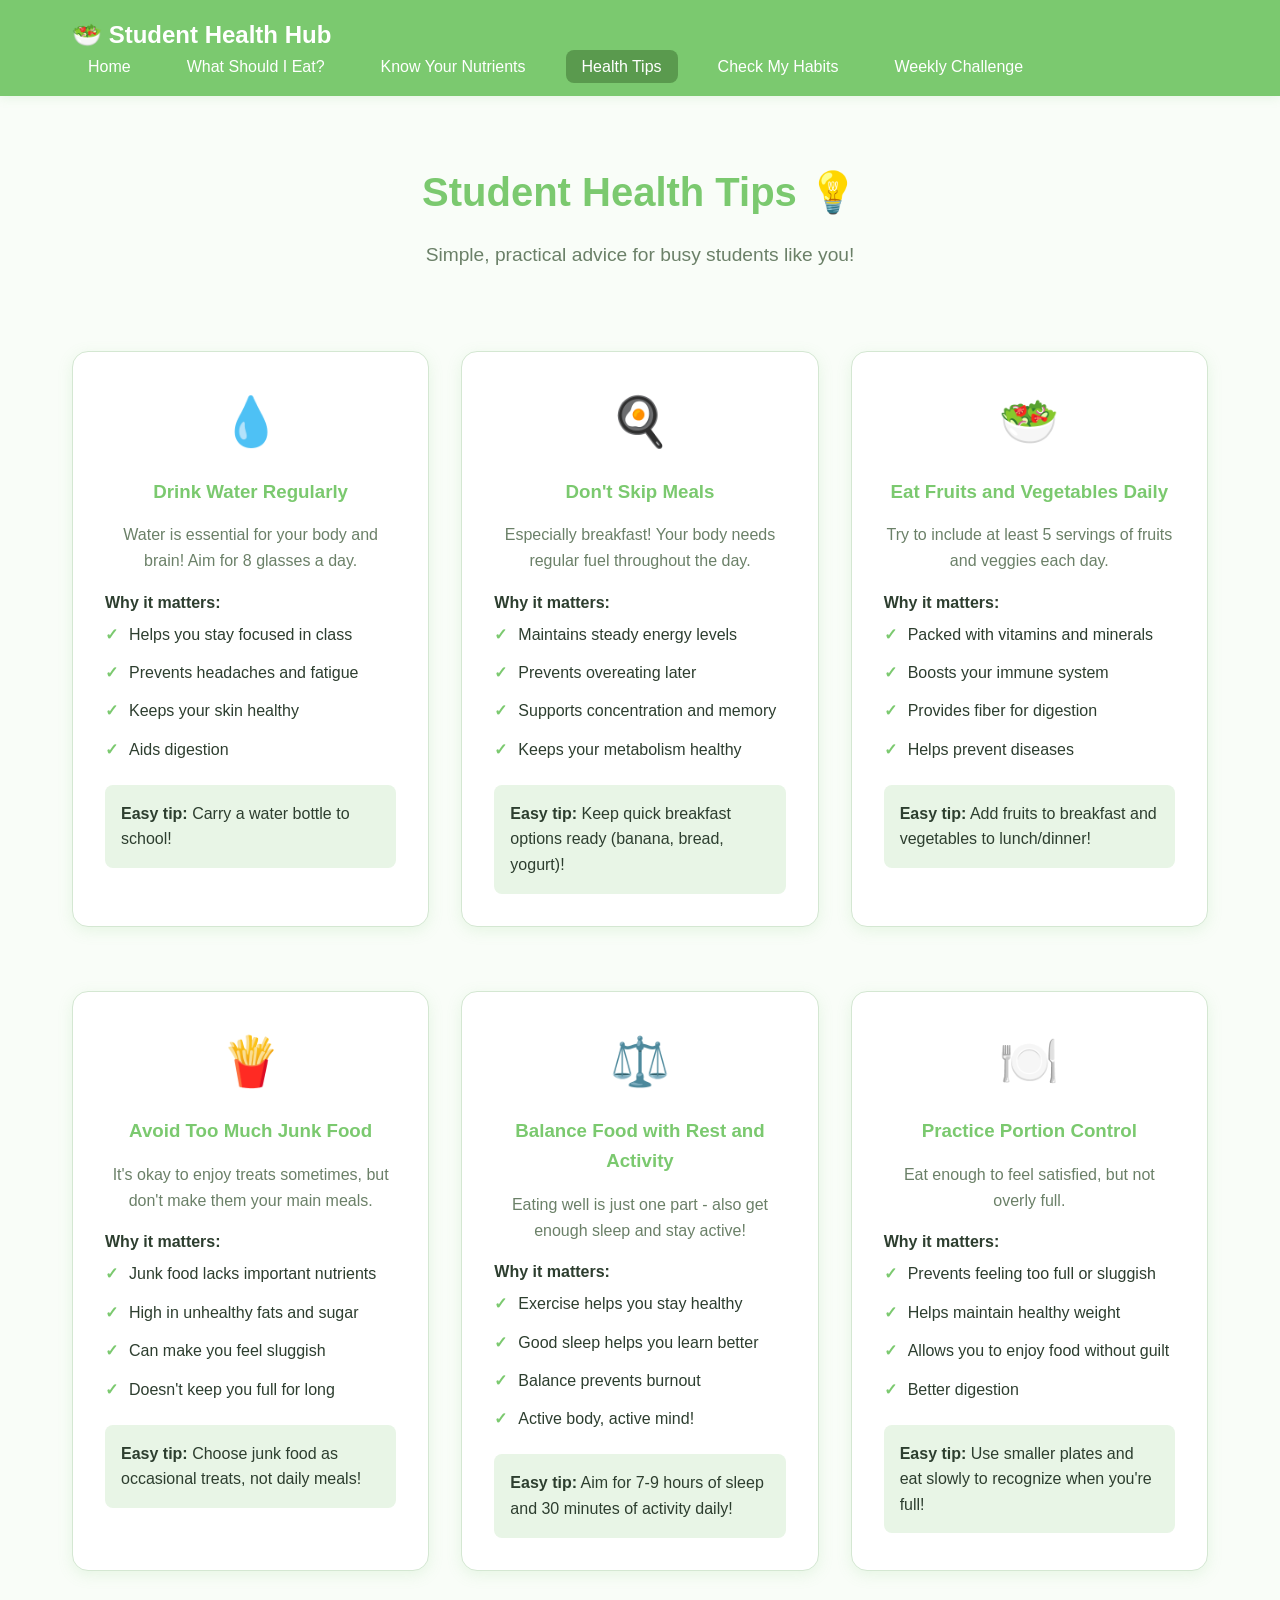
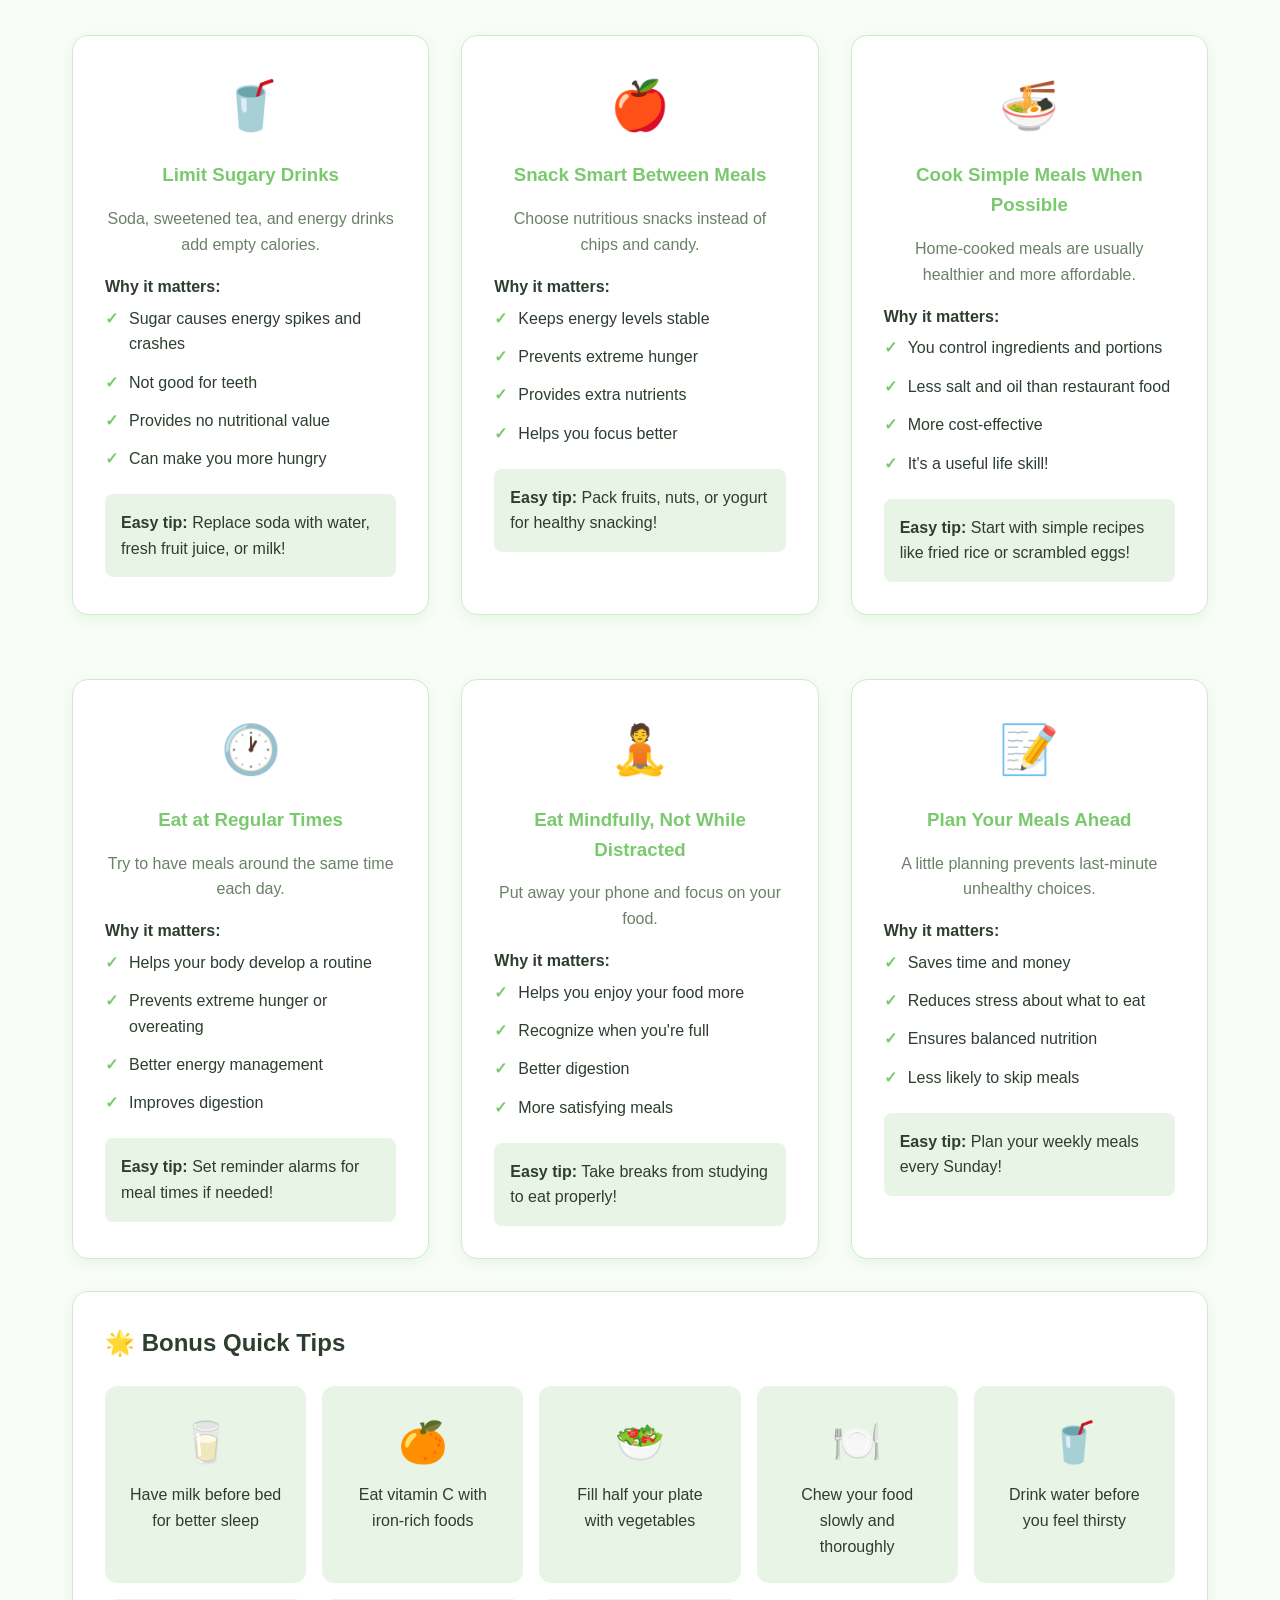
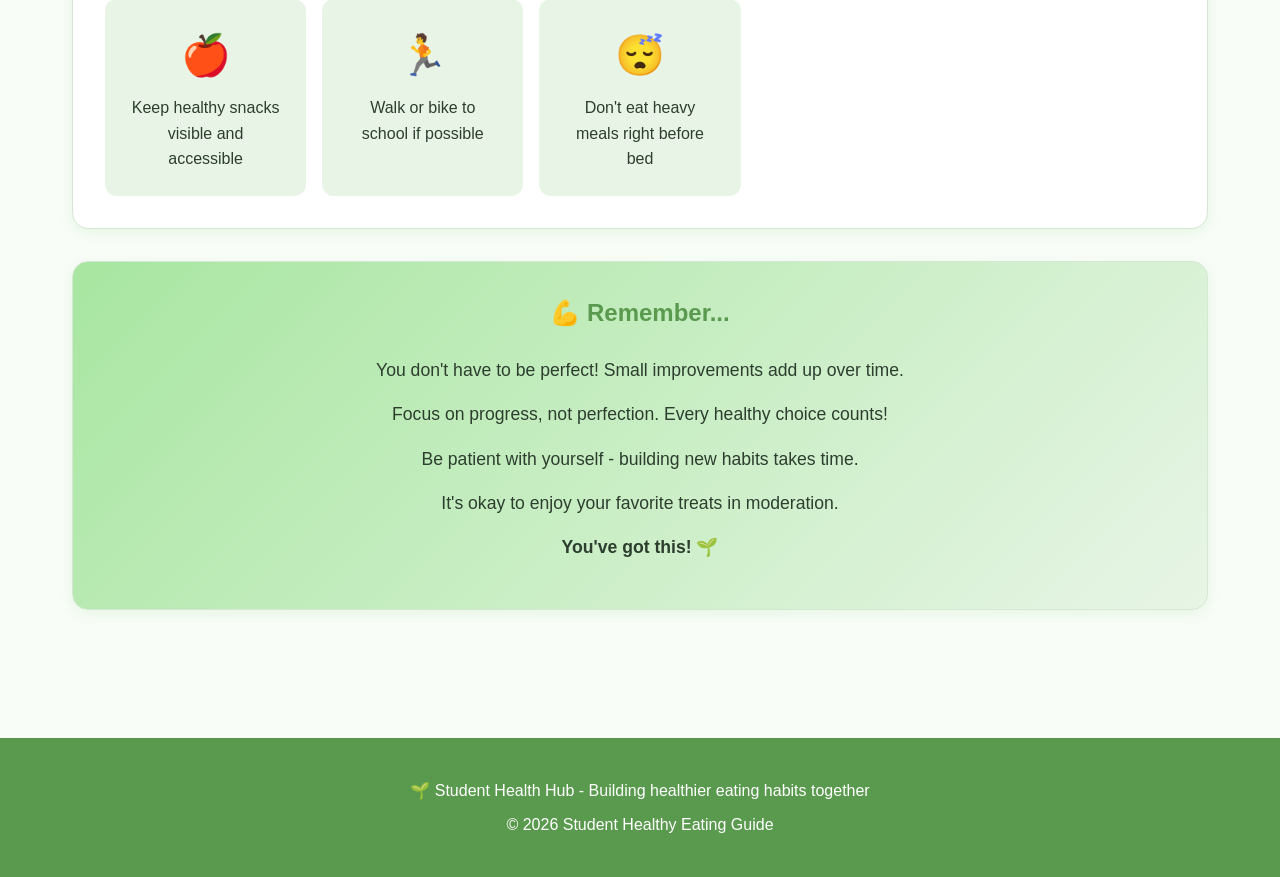
<file: tips.html>
<!DOCTYPE html>
<html lang="en">
<head>
    <meta charset="UTF-8">
    <meta name="viewport" content="width=device-width, initial-scale=1.0">
    <title>Student Health Tips - Student Health Hub</title>
    <link rel="stylesheet" href="styles.css">
</head>
<body>
    <nav class="navbar">
        <div class="nav-container">
            <h1 class="logo">🥗 Student Health Hub</h1>
            <ul class="nav-menu">
                <li><a href="index.html">Home</a></li>
                <li><a href="meals.html">What Should I Eat?</a></li>
                <li><a href="nutrients.html">Know Your Nutrients</a></li>
                <li><a href="tips.html" class="active">Health Tips</a></li>
                <li><a href="habits.html">Check My Habits</a></li>
                <li><a href="challenge.html">Weekly Challenge</a></li>
            </ul>
        </div>
    </nav>

    <main class="container">
        <section class="page-header">
            <h1>Student Health Tips 💡</h1>
            <p>Simple, practical advice for busy students like you!</p>
        </section>

        <section class="tips-grid">
            <div class="tip-card card">
                <div class="tip-icon">💧</div>
                <h3>Drink Water Regularly</h3>
                <p>Water is essential for your body and brain! Aim for 8 glasses a day.</p>
                <div class="tip-details">
                    <h4>Why it matters:</h4>
                    <ul>
                        <li>Helps you stay focused in class</li>
                        <li>Prevents headaches and fatigue</li>
                        <li>Keeps your skin healthy</li>
                        <li>Aids digestion</li>
                    </ul>
                    <div class="tip-action">
                        <p><strong>Easy tip:</strong> Carry a water bottle to school!</p>
                    </div>
                </div>
            </div>

            <div class="tip-card card">
                <div class="tip-icon">🍳</div>
                <h3>Don't Skip Meals</h3>
                <p>Especially breakfast! Your body needs regular fuel throughout the day.</p>
                <div class="tip-details">
                    <h4>Why it matters:</h4>
                    <ul>
                        <li>Maintains steady energy levels</li>
                        <li>Prevents overeating later</li>
                        <li>Supports concentration and memory</li>
                        <li>Keeps your metabolism healthy</li>
                    </ul>
                    <div class="tip-action">
                        <p><strong>Easy tip:</strong> Keep quick breakfast options ready (banana, bread, yogurt)!</p>
                    </div>
                </div>
            </div>

            <div class="tip-card card">
                <div class="tip-icon">🥗</div>
                <h3>Eat Fruits and Vegetables Daily</h3>
                <p>Try to include at least 5 servings of fruits and veggies each day.</p>
                <div class="tip-details">
                    <h4>Why it matters:</h4>
                    <ul>
                        <li>Packed with vitamins and minerals</li>
                        <li>Boosts your immune system</li>
                        <li>Provides fiber for digestion</li>
                        <li>Helps prevent diseases</li>
                    </ul>
                    <div class="tip-action">
                        <p><strong>Easy tip:</strong> Add fruits to breakfast and vegetables to lunch/dinner!</p>
                    </div>
                </div>
            </div>

            <div class="tip-card card">
                <div class="tip-icon">🍟</div>
                <h3>Avoid Too Much Junk Food</h3>
                <p>It's okay to enjoy treats sometimes, but don't make them your main meals.</p>
                <div class="tip-details">
                    <h4>Why it matters:</h4>
                    <ul>
                        <li>Junk food lacks important nutrients</li>
                        <li>High in unhealthy fats and sugar</li>
                        <li>Can make you feel sluggish</li>
                        <li>Doesn't keep you full for long</li>
                    </ul>
                    <div class="tip-action">
                        <p><strong>Easy tip:</strong> Choose junk food as occasional treats, not daily meals!</p>
                    </div>
                </div>
            </div>

            <div class="tip-card card">
                <div class="tip-icon">⚖️</div>
                <h3>Balance Food with Rest and Activity</h3>
                <p>Eating well is just one part - also get enough sleep and stay active!</p>
                <div class="tip-details">
                    <h4>Why it matters:</h4>
                    <ul>
                        <li>Exercise helps you stay healthy</li>
                        <li>Good sleep helps you learn better</li>
                        <li>Balance prevents burnout</li>
                        <li>Active body, active mind!</li>
                    </ul>
                    <div class="tip-action">
                        <p><strong>Easy tip:</strong> Aim for 7-9 hours of sleep and 30 minutes of activity daily!</p>
                    </div>
                </div>
            </div>

            <div class="tip-card card">
                <div class="tip-icon">🍽️</div>
                <h3>Practice Portion Control</h3>
                <p>Eat enough to feel satisfied, but not overly full.</p>
                <div class="tip-details">
                    <h4>Why it matters:</h4>
                    <ul>
                        <li>Prevents feeling too full or sluggish</li>
                        <li>Helps maintain healthy weight</li>
                        <li>Allows you to enjoy food without guilt</li>
                        <li>Better digestion</li>
                    </ul>
                    <div class="tip-action">
                        <p><strong>Easy tip:</strong> Use smaller plates and eat slowly to recognize when you're full!</p>
                    </div>
                </div>
            </div>

            <div class="tip-card card">
                <div class="tip-icon">🥤</div>
                <h3>Limit Sugary Drinks</h3>
                <p>Soda, sweetened tea, and energy drinks add empty calories.</p>
                <div class="tip-details">
                    <h4>Why it matters:</h4>
                    <ul>
                        <li>Sugar causes energy spikes and crashes</li>
                        <li>Not good for teeth</li>
                        <li>Provides no nutritional value</li>
                        <li>Can make you more hungry</li>
                    </ul>
                    <div class="tip-action">
                        <p><strong>Easy tip:</strong> Replace soda with water, fresh fruit juice, or milk!</p>
                    </div>
                </div>
            </div>

            <div class="tip-card card">
                <div class="tip-icon">🍎</div>
                <h3>Snack Smart Between Meals</h3>
                <p>Choose nutritious snacks instead of chips and candy.</p>
                <div class="tip-details">
                    <h4>Why it matters:</h4>
                    <ul>
                        <li>Keeps energy levels stable</li>
                        <li>Prevents extreme hunger</li>
                        <li>Provides extra nutrients</li>
                        <li>Helps you focus better</li>
                    </ul>
                    <div class="tip-action">
                        <p><strong>Easy tip:</strong> Pack fruits, nuts, or yogurt for healthy snacking!</p>
                    </div>
                </div>
            </div>

            <div class="tip-card card">
                <div class="tip-icon">🍜</div>
                <h3>Cook Simple Meals When Possible</h3>
                <p>Home-cooked meals are usually healthier and more affordable.</p>
                <div class="tip-details">
                    <h4>Why it matters:</h4>
                    <ul>
                        <li>You control ingredients and portions</li>
                        <li>Less salt and oil than restaurant food</li>
                        <li>More cost-effective</li>
                        <li>It's a useful life skill!</li>
                    </ul>
                    <div class="tip-action">
                        <p><strong>Easy tip:</strong> Start with simple recipes like fried rice or scrambled eggs!</p>
                    </div>
                </div>
            </div>

            <div class="tip-card card">
                <div class="tip-icon">🕐</div>
                <h3>Eat at Regular Times</h3>
                <p>Try to have meals around the same time each day.</p>
                <div class="tip-details">
                    <h4>Why it matters:</h4>
                    <ul>
                        <li>Helps your body develop a routine</li>
                        <li>Prevents extreme hunger or overeating</li>
                        <li>Better energy management</li>
                        <li>Improves digestion</li>
                    </ul>
                    <div class="tip-action">
                        <p><strong>Easy tip:</strong> Set reminder alarms for meal times if needed!</p>
                    </div>
                </div>
            </div>

            <div class="tip-card card">
                <div class="tip-icon">🧘</div>
                <h3>Eat Mindfully, Not While Distracted</h3>
                <p>Put away your phone and focus on your food.</p>
                <div class="tip-details">
                    <h4>Why it matters:</h4>
                    <ul>
                        <li>Helps you enjoy your food more</li>
                        <li>Recognize when you're full</li>
                        <li>Better digestion</li>
                        <li>More satisfying meals</li>
                    </ul>
                    <div class="tip-action">
                        <p><strong>Easy tip:</strong> Take breaks from studying to eat properly!</p>
                    </div>
                </div>
            </div>

            <div class="tip-card card">
                <div class="tip-icon">📝</div>
                <h3>Plan Your Meals Ahead</h3>
                <p>A little planning prevents last-minute unhealthy choices.</p>
                <div class="tip-details">
                    <h4>Why it matters:</h4>
                    <ul>
                        <li>Saves time and money</li>
                        <li>Reduces stress about what to eat</li>
                        <li>Ensures balanced nutrition</li>
                        <li>Less likely to skip meals</li>
                    </ul>
                    <div class="tip-action">
                        <p><strong>Easy tip:</strong> Plan your weekly meals every Sunday!</p>
                    </div>
                </div>
            </div>
        </section>

        <section class="bonus-tips card">
            <h2>🌟 Bonus Quick Tips</h2>
            <div class="quick-tips-grid">
                <div class="quick-tip">
                    <span class="emoji">🥛</span>
                    <p>Have milk before bed for better sleep</p>
                </div>
                <div class="quick-tip">
                    <span class="emoji">🍊</span>
                    <p>Eat vitamin C with iron-rich foods</p>
                </div>
                <div class="quick-tip">
                    <span class="emoji">🥗</span>
                    <p>Fill half your plate with vegetables</p>
                </div>
                <div class="quick-tip">
                    <span class="emoji">🍽️</span>
                    <p>Chew your food slowly and thoroughly</p>
                </div>
                <div class="quick-tip">
                    <span class="emoji">🥤</span>
                    <p>Drink water before you feel thirsty</p>
                </div>
                <div class="quick-tip">
                    <span class="emoji">🍎</span>
                    <p>Keep healthy snacks visible and accessible</p>
                </div>
                <div class="quick-tip">
                    <span class="emoji">🏃</span>
                    <p>Walk or bike to school if possible</p>
                </div>
                <div class="quick-tip">
                    <span class="emoji">😴</span>
                    <p>Don't eat heavy meals right before bed</p>
                </div>
            </div>
        </section>

        <section class="motivation card">
            <h2>💪 Remember...</h2>
            <div class="motivation-content">
                <p>You don't have to be perfect! Small improvements add up over time.</p>
                <p>Focus on progress, not perfection. Every healthy choice counts!</p>
                <p>Be patient with yourself - building new habits takes time.</p>
                <p>It's okay to enjoy your favorite treats in moderation.</p>
                <p><strong>You've got this! 🌱</strong></p>
            </div>
        </section>
    </main>

    <footer>
        <p>🌱 Student Health Hub - Building healthier eating habits together</p>
        <p>&copy; 2026 Student Healthy Eating Guide</p>
    </footer>

    <script src="script.js"></script>
</body>
</html>
</file>
<file: styles.css>
/* Reset and Base Styles */
* {
    margin: 0;
    padding: 0;
    box-sizing: border-box;
}

:root {
    --primary-green: #7bc96f;
    --light-green: #a8e6a1;
    --soft-green: #e8f5e6;
    --dark-green: #5a9a4e;
    --accent-green: #90d687;
    --bg-color: #f9fdf8;
    --white: #ffffff;
    --text-dark: #2d3e2f;
    --text-light: #6b8068;
    --border-color: #d4e7d2;
    --shadow: rgba(123, 201, 111, 0.15);
}

body {
    font-family: 'Segoe UI', Tahoma, Geneva, Verdana, sans-serif;
    line-height: 1.6;
    color: var(--text-dark);
    background-color: var(--bg-color);
}

/* Navigation */
.navbar {
    background-color: var(--primary-green);
    padding: 1rem 0;
    box-shadow: 0 2px 10px var(--shadow);
    position: sticky;
    top: 0;
    z-index: 1000;
}

.nav-container {
    max-width: 1200px;
    margin: 0 auto;
    padding: 0 2rem;
    display: flex;
    justify-content: space-between;
    align-items: center;
    flex-wrap: wrap;
}

.logo {
    color: var(--white);
    font-size: 1.5rem;
    font-weight: bold;
}

.nav-menu {
    display: flex;
    list-style: none;
    gap: 1.5rem;
    flex-wrap: wrap;
}

.nav-menu a {
    color: var(--white);
    text-decoration: none;
    padding: 0.5rem 1rem;
    border-radius: 8px;
    transition: background-color 0.3s;
}

.nav-menu a:hover,
.nav-menu a.active {
    background-color: var(--dark-green);
}

/* Container */
.container {
    max-width: 1200px;
    margin: 0 auto;
    padding: 2rem;
}

/* Cards */
.card {
    background: var(--white);
    border-radius: 16px;
    padding: 2rem;
    margin-bottom: 2rem;
    box-shadow: 0 4px 15px var(--shadow);
    border: 1px solid var(--border-color);
}

/* Page Header */
.page-header {
    text-align: center;
    margin-bottom: 3rem;
    padding: 2rem 0;
}

.page-header h1 {
    color: var(--primary-green);
    font-size: 2.5rem;
    margin-bottom: 1rem;
}

.page-header p {
    font-size: 1.2rem;
    color: var(--text-light);
}

/* Hero Section */
.hero {
    text-align: center;
    padding: 3rem 2rem;
    background: linear-gradient(135deg, var(--soft-green) 0%, var(--white) 100%);
    border-radius: 20px;
    margin-bottom: 3rem;
}

.hero h1 {
    color: var(--primary-green);
    font-size: 2.5rem;
    margin-bottom: 1rem;
}

.hero p {
    font-size: 1.2rem;
    color: var(--text-light);
}

/* Benefits Grid */
.benefits-grid {
    display: grid;
    grid-template-columns: repeat(auto-fit, minmax(250px, 1fr));
    gap: 1.5rem;
    margin-top: 2rem;
}

.benefit-card {
    text-align: center;
    padding: 1.5rem;
    background: var(--soft-green);
    border-radius: 12px;
    transition: transform 0.3s;
}

.benefit-card:hover {
    transform: translateY(-5px);
}

.benefit-card .icon {
    font-size: 3rem;
    display: block;
    margin-bottom: 1rem;
}

.benefit-card h3 {
    color: var(--dark-green);
    margin-bottom: 0.5rem;
}

/* For Students Like You Section */
.for-you-section {
    margin: 3rem 0;
}

.for-you-section h2 {
    text-align: center;
    color: var(--primary-green);
    font-size: 2rem;
    margin-bottom: 2rem;
}

.student-cards {
    display: grid;
    grid-template-columns: repeat(auto-fit, minmax(300px, 1fr));
    gap: 2rem;
}

.student-card {
    text-align: center;
    padding: 2rem;
    transition: transform 0.3s, box-shadow 0.3s;
}

.student-card:hover {
    transform: translateY(-5px);
    box-shadow: 0 8px 25px var(--shadow);
}

.student-icon {
    font-size: 4rem;
    display: block;
    margin-bottom: 1rem;
}

.student-card h3 {
    color: var(--dark-green);
    margin-bottom: 1rem;
}

/* Buttons */
.btn-primary,
.btn-secondary {
    display: inline-block;
    padding: 0.8rem 2rem;
    border-radius: 25px;
    text-decoration: none;
    font-weight: bold;
    transition: all 0.3s;
    border: none;
    cursor: pointer;
    font-size: 1rem;
    margin: 0.5rem;
}

.btn-primary {
    background: var(--primary-green);
    color: var(--white);
}

.btn-primary:hover {
    background: var(--dark-green);
    transform: scale(1.05);
}

.btn-secondary {
    background: var(--light-green);
    color: var(--text-dark);
}

.btn-secondary:hover {
    background: var(--accent-green);
    transform: scale(1.05);
}

/* Quick Tools */
.tools-grid {
    display: grid;
    grid-template-columns: repeat(auto-fit, minmax(300px, 1fr));
    gap: 2rem;
    margin-top: 2rem;
}

.tool-card {
    padding: 1.5rem;
}

.tool-icon {
    font-size: 3rem;
    display: block;
    text-align: center;
    margin-bottom: 1rem;
}

.tool-card h3 {
    color: var(--dark-green);
    text-align: center;
    margin-bottom: 1rem;
}

/* Checklist */
.checklist {
    margin-top: 1rem;
}

.checkbox-item {
    display: flex;
    align-items: center;
    padding: 0.8rem;
    margin: 0.5rem 0;
    background: var(--soft-green);
    border-radius: 8px;
    cursor: pointer;
    transition: background 0.3s;
}

.checkbox-item:hover {
    background: var(--light-green);
}

.checkbox-item input[type="checkbox"] {
    width: 20px;
    height: 20px;
    margin-right: 1rem;
    cursor: pointer;
    accent-color: var(--primary-green);
}

/* Progress Bar */
.progress-container {
    width: 100%;
    height: 25px;
    background: var(--soft-green);
    border-radius: 15px;
    overflow: hidden;
    margin: 1rem 0;
}

.progress-bar {
    height: 100%;
    background: linear-gradient(90deg, var(--accent-green) 0%, var(--primary-green) 100%);
    border-radius: 15px;
    transition: width 0.5s ease;
    display: flex;
    align-items: center;
    justify-content: center;
    color: var(--white);
    font-weight: bold;
}

.progress-text {
    text-align: center;
    color: var(--text-light);
    margin-top: 0.5rem;
}

/* CTA Section */
.cta-section {
    text-align: center;
    padding: 3rem 2rem;
    background: var(--soft-green);
    border-radius: 20px;
    margin-top: 3rem;
}

.cta-section h2 {
    color: var(--dark-green);
    margin-bottom: 2rem;
}

.cta-buttons {
    display: flex;
    justify-content: center;
    flex-wrap: wrap;
    gap: 1rem;
}

/* Meal Section */
.meal-section {
    margin-bottom: 3rem;
}

.meal-header {
    display: flex;
    align-items: center;
    gap: 1rem;
    margin-bottom: 1.5rem;
}

.meal-icon {
    font-size: 3rem;
}

.meal-header h2 {
    color: var(--primary-green);
}

.meal-importance {
    background: var(--soft-green);
    padding: 1.5rem;
    border-radius: 12px;
    margin-bottom: 2rem;
}

.meal-importance h3 {
    color: var(--dark-green);
    margin-bottom: 1rem;
}

.meal-importance ul {
    list-style: none;
    padding-left: 0;
}

.meal-importance li {
    padding: 0.5rem 0;
    font-size: 1.1rem;
}

/* Food Grid */
.food-grid {
    display: grid;
    grid-template-columns: repeat(auto-fit, minmax(280px, 1fr));
    gap: 1.5rem;
    margin: 2rem 0;
}

.food-card {
    background: var(--white);
    border: 2px solid var(--border-color);
    border-radius: 12px;
    padding: 1.5rem;
    text-align: center;
    transition: all 0.3s;
}

.food-card:hover {
    transform: translateY(-5px);
    box-shadow: 0 8px 20px var(--shadow);
    border-color: var(--primary-green);
}

.food-image {
    font-size: 4rem;
    margin-bottom: 1rem;
}

.food-card h4 {
    color: var(--dark-green);
    margin-bottom: 0.5rem;
}

.food-desc {
    color: var(--text-light);
    margin-bottom: 1rem;
    font-size: 0.9rem;
}

/* Nutrient Tags */
.nutrients {
    display: flex;
    flex-wrap: wrap;
    gap: 0.5rem;
    justify-content: center;
    margin-top: 1rem;
}

.nutrient-tag {
    background: var(--light-green);
    color: var(--text-dark);
    padding: 0.3rem 0.8rem;
    border-radius: 15px;
    font-size: 0.85rem;
    font-weight: 500;
}

/* Nutrients Highlight */
.nutrients-highlight {
    background: var(--soft-green);
    padding: 1.5rem;
    border-radius: 12px;
    margin-top: 2rem;
}

.nutrients-highlight h4 {
    color: var(--dark-green);
    margin-bottom: 1rem;
}

.nutrients-highlight ul {
    list-style: none;
    padding-left: 0;
}

.nutrients-highlight li {
    padding: 0.5rem 0;
    font-size: 1rem;
}

/* Limit Section */
.limit-section {
    margin-top: 2rem;
    padding: 1.5rem;
    background: #fff5e6;
    border-radius: 12px;
    border: 2px solid #ffd699;
}

.limit-section h3 {
    color: #e67e22;
    margin-bottom: 1rem;
}

.limit-grid {
    display: grid;
    grid-template-columns: repeat(auto-fit, minmax(200px, 1fr));
    gap: 1rem;
}

.limit-item {
    text-align: center;
    padding: 1rem;
    background: var(--white);
    border-radius: 8px;
}

.limit-item span {
    font-size: 2rem;
    display: block;
    margin-bottom: 0.5rem;
}

/* Price Tag */
.price-tag {
    display: inline-block;
    background: var(--accent-green);
    color: var(--white);
    padding: 0.5rem 1rem;
    border-radius: 20px;
    font-weight: bold;
    margin-top: 1rem;
}

/* Nutrients Page */
.nutrients-grid {
    display: grid;
    grid-template-columns: repeat(auto-fit, minmax(350px, 1fr));
    gap: 2rem;
}

.nutrient-card {
    padding: 2rem;
}

.nutrient-icon {
    font-size: 4rem;
    text-align: center;
    display: block;
    margin-bottom: 1rem;
}

.nutrient-card h3 {
    color: var(--primary-green);
    text-align: center;
    font-size: 1.8rem;
    margin-bottom: 1.5rem;
}

.nutrient-info {
    text-align: left;
}

.info-section {
    margin-bottom: 1.5rem;
}

.info-section h4 {
    color: var(--dark-green);
    margin-bottom: 0.5rem;
}

.info-section ul {
    list-style: none;
    padding-left: 0;
}

.info-section li {
    padding: 0.3rem 0;
    padding-left: 1.5rem;
    position: relative;
}

.info-section li::before {
    content: "✓";
    position: absolute;
    left: 0;
    color: var(--primary-green);
    font-weight: bold;
}

/* Nutrient Combinations */
.combo-grid {
    display: grid;
    grid-template-columns: repeat(auto-fit, minmax(250px, 1fr));
    gap: 1.5rem;
    margin-top: 2rem;
}

.combo-item {
    background: var(--soft-green);
    padding: 1.5rem;
    border-radius: 12px;
    text-align: center;
}

.combo-item h4 {
    color: var(--dark-green);
    margin-bottom: 0.5rem;
}

.example {
    font-size: 0.9rem;
    color: var(--text-light);
    font-style: italic;
}

/* Tips Page */
.tips-grid {
    display: grid;
    grid-template-columns: repeat(auto-fit, minmax(350px, 1fr));
    gap: 2rem;
}

.tip-card {
    padding: 2rem;
    transition: all 0.3s;
}

.tip-card:hover {
    transform: translateY(-5px);
    box-shadow: 0 8px 25px var(--shadow);
}

.tip-icon {
    font-size: 3rem;
    text-align: center;
    display: block;
    margin-bottom: 1rem;
}

.tip-card h3 {
    color: var(--primary-green);
    text-align: center;
    margin-bottom: 1rem;
}

.tip-card > p {
    text-align: center;
    color: var(--text-light);
    margin-bottom: 1rem;
}

.tip-details ul {
    list-style: none;
    padding-left: 0;
}

.tip-details li {
    padding: 0.4rem 0;
    padding-left: 1.5rem;
    position: relative;
}

.tip-details li::before {
    content: "✓";
    position: absolute;
    left: 0;
    color: var(--primary-green);
    font-weight: bold;
}

.tip-action {
    background: var(--soft-green);
    padding: 1rem;
    border-radius: 8px;
    margin-top: 1rem;
}

/* Quick Tips Grid */
.quick-tips-grid {
    display: grid;
    grid-template-columns: repeat(auto-fit, minmax(200px, 1fr));
    gap: 1rem;
    margin-top: 1.5rem;
}

.quick-tip {
    background: var(--soft-green);
    padding: 1.5rem;
    border-radius: 12px;
    text-align: center;
    transition: transform 0.3s;
}

.quick-tip:hover {
    transform: scale(1.05);
}

.quick-tip .emoji {
    font-size: 2.5rem;
    display: block;
    margin-bottom: 0.5rem;
}

/* Motivation Section */
.motivation {
    background: linear-gradient(135deg, var(--light-green) 0%, var(--soft-green) 100%);
    text-align: center;
}

.motivation h2 {
    color: var(--dark-green);
    margin-bottom: 1.5rem;
}

.motivation-content p {
    font-size: 1.1rem;
    margin: 1rem 0;
    color: var(--text-dark);
}

/* Quiz/Habits Page */
.quiz-container {
    max-width: 800px;
    margin: 0 auto;
}

.question-card {
    background: var(--soft-green);
    padding: 2rem;
    border-radius: 12px;
    margin-bottom: 2rem;
}

.question-card h3 {
    color: var(--dark-green);
    margin-bottom: 1.5rem;
}

.options {
    display: flex;
    flex-direction: column;
    gap: 1rem;
}

.option {
    display: flex;
    align-items: center;
    padding: 1rem;
    background: var(--white);
    border-radius: 8px;
    cursor: pointer;
    transition: all 0.3s;
    border: 2px solid transparent;
}

.option:hover {
    border-color: var(--primary-green);
    transform: translateX(5px);
}

.option input[type="radio"] {
    width: 20px;
    height: 20px;
    margin-right: 1rem;
    cursor: pointer;
    accent-color: var(--primary-green);
}

/* Results Section */
.results-section {
    max-width: 800px;
    margin: 2rem auto;
}

.results-card {
    text-align: center;
}

.score-display {
    margin: 2rem 0;
}

.score-circle {
    display: inline-block;
    background: linear-gradient(135deg, var(--light-green) 0%, var(--primary-green) 100%);
    border-radius: 50%;
    width: 200px;
    height: 200px;
    display: flex;
    flex-direction: column;
    align-items: center;
    justify-content: center;
    margin: 0 auto 1rem;
    box-shadow: 0 10px 30px var(--shadow);
}

.score-number {
    font-size: 4rem;
    font-weight: bold;
    color: var(--white);
}

.score-total {
    font-size: 1.5rem;
    color: var(--white);
}

.score-category {
    color: var(--primary-green);
    font-size: 2rem;
    margin: 1rem 0;
}

.score-description {
    background: var(--soft-green);
    padding: 2rem;
    border-radius: 12px;
    margin: 2rem 0;
    font-size: 1.1rem;
}

.recommendations {
    text-align: left;
    background: var(--white);
    padding: 2rem;
    border-radius: 12px;
    margin: 2rem 0;
    border: 2px solid var(--border-color);
}

.recommendations h3 {
    color: var(--dark-green);
    margin-bottom: 1rem;
}

.recommendations ul {
    list-style: none;
    padding-left: 0;
}

.recommendations li {
    padding: 0.8rem;
    margin: 0.5rem 0;
    background: var(--soft-green);
    border-radius: 8px;
    padding-left: 2rem;
    position: relative;
}

.recommendations li::before {
    content: "💡";
    position: absolute;
    left: 0.5rem;
}

/* Badge Display */
.badge-earned {
    margin: 2rem 0;
}

.badge-display {
    display: flex;
    justify-content: center;
    align-items: center;
    min-height: 150px;
    background: var(--soft-green);
    border-radius: 12px;
    padding: 2rem;
    font-size: 5rem;
}

.action-buttons {
    display: flex;
    justify-content: center;
    flex-wrap: wrap;
    gap: 1rem;
    margin-top: 2rem;
}

/* Challenge Page */
.current-challenge {
    background: linear-gradient(135deg, var(--soft-green) 0%, var(--white) 100%);
}

.challenge-spotlight {
    text-align: center;
}

.featured-challenge {
    max-width: 700px;
    margin: 0 auto;
}

.challenge-icon-large {
    font-size: 6rem;
    margin: 1rem 0;
}

.challenge-goal {
    font-size: 1.2rem;
    color: var(--text-light);
    margin: 1rem 0;
}

.progress-section {
    margin: 2rem 0;
}

.progress-label {
    text-align: center;
    font-size: 1.1rem;
    color: var(--text-dark);
    font-weight: bold;
    margin-top: 0.5rem;
}

/* Trivia and Why Boxes */
.trivia-box,
.why-box {
    background: var(--white);
    border: 2px solid var(--border-color);
    border-radius: 12px;
    padding: 1.5rem;
    margin: 1.5rem 0;
    text-align: left;
}

.trivia-box h4,
.why-box h4 {
    color: var(--primary-green);
    margin-bottom: 1rem;
}

.why-box ul {
    list-style: none;
    padding-left: 0;
}

.why-box li {
    padding: 0.4rem 0;
    padding-left: 1.5rem;
    position: relative;
}

.why-box li::before {
    content: "✓";
    position: absolute;
    left: 0;
    color: var(--primary-green);
    font-weight: bold;
}

/* Challenge Cards */
.challenges-grid {
    display: grid;
    grid-template-columns: repeat(auto-fit, minmax(350px, 1fr));
    gap: 2rem;
    margin-top: 2rem;
}

.challenge-card {
    padding: 2rem;
    transition: all 0.3s;
}

.challenge-card:hover {
    transform: translateY(-5px);
    box-shadow: 0 8px 25px var(--shadow);
}

.challenge-icon {
    font-size: 4rem;
    text-align: center;
    display: block;
    margin-bottom: 1rem;
}

.challenge-card h3 {
    color: var(--primary-green);
    text-align: center;
    margin-bottom: 1rem;
}

.challenge-desc {
    text-align: center;
    color: var(--text-light);
    margin-bottom: 1rem;
}

.challenge-trivia {
    background: var(--soft-green);
    padding: 1rem;
    border-radius: 8px;
    margin: 1rem 0;
    font-size: 0.95rem;
}

.challenge-tracker {
    margin: 1.5rem 0;
}

.snack-ideas,
.recipe-ideas {
    background: var(--soft-green);
    padding: 1rem;
    border-radius: 8px;
    margin: 1rem 0;
    text-align: left;
}

.snack-ideas ul,
.recipe-ideas ul {
    margin-top: 0.5rem;
    padding-left: 1.5rem;
}

.snack-ideas li,
.recipe-ideas li {
    padding: 0.3rem 0;
}

/* Badge Mini */
.badge-mini {
    background: linear-gradient(135deg, var(--accent-green) 0%, var(--primary-green) 100%);
    color: var(--white);
    padding: 0.8rem;
    border-radius: 8px;
    margin-top: 1rem;
    font-weight: bold;
    text-align: center;
    animation: slideIn 0.5s ease;
}

@keyframes slideIn {
    from {
        opacity: 0;
        transform: translateY(-10px);
    }
    to {
        opacity: 1;
        transform: translateY(0);
    }
}

/* Color Guide */
.color-guide {
    background: var(--soft-green);
    padding: 1rem;
    border-radius: 8px;
    margin: 1rem 0;
}

.color-tags {
    display: flex;
    flex-wrap: wrap;
    gap: 0.5rem;
    margin-top: 0.5rem;
}

.color-tag {
    padding: 0.5rem 1rem;
    border-radius: 20px;
    font-size: 0.9rem;
    font-weight: 500;
}

.color-tag.red {
    background: #ffcdd2;
    color: #c62828;
}

.color-tag.orange {
    background: #ffe0b2;
    color: #e65100;
}

.color-tag.green {
    background: #c8e6c9;
    color: #2e7d32;
}

.color-tag.purple {
    background: #e1bee7;
    color: #6a1b9a;
}

.color-tag.white {
    background: #f5f5f5;
    color: #424242;
    border: 1px solid #e0e0e0;
}

/* Badge Collection */
.badge-collection {
    display: flex;
    flex-wrap: wrap;
    justify-content: center;
    gap: 1.5rem;
    padding: 2rem;
    background: var(--soft-green);
    border-radius: 12px;
    min-height: 150px;
}

.earned-badge {
    background: var(--white);
    padding: 1.5rem;
    border-radius: 12px;
    box-shadow: 0 4px 15px var(--shadow);
    text-align: center;
    min-width: 150px;
}

.earned-badge .badge-icon {
    font-size: 3rem;
    display: block;
    margin-bottom: 0.5rem;
}

.empty-badge {
    color: var(--text-light);
    font-style: italic;
}

/* Motivation Section */
.motivation-section {
    background: linear-gradient(135deg, var(--light-green) 0%, var(--soft-green) 100%);
    text-align: center;
}

.motivation-quotes p {
    font-size: 1.2rem;
    margin: 1rem 0;
    color: var(--text-dark);
    font-style: italic;
}

/* Footer */
footer {
    background: var(--dark-green);
    color: var(--white);
    text-align: center;
    padding: 2rem;
    margin-top: 4rem;
}

footer p {
    margin: 0.5rem 0;
}

/* Responsive Design */
@media (max-width: 768px) {
    .nav-container {
        flex-direction: column;
        gap: 1rem;
    }

    .nav-menu {
        flex-direction: column;
        width: 100%;
        text-align: center;
    }

    .hero h1,
    .page-header h1 {
        font-size: 2rem;
    }

    .benefits-grid,
    .student-cards,
    .tools-grid,
    .food-grid,
    .nutrients-grid,
    .tips-grid,
    .challenges-grid {
        grid-template-columns: 1fr;
    }

    .container {
        padding: 1rem;
    }

    .card {
        padding: 1.5rem;
    }

    .score-circle {
        width: 150px;
        height: 150px;
    }

    .score-number {
        font-size: 3rem;
    }
}

@media (max-width: 480px) {
    .hero h1,
    .page-header h1 {
        font-size: 1.5rem;
    }

    .btn-primary,
    .btn-secondary {
        padding: 0.6rem 1.5rem;
        font-size: 0.9rem;
    }

    .food-image,
    .challenge-icon {
        font-size: 3rem;
    }
}

/* Smooth Scrolling */
html {
    scroll-behavior: smooth;
}

/* Section Intro */
.section-intro {
    text-align: center;
    font-size: 1.1rem;
    color: var(--text-light);
    margin-bottom: 2rem;
}
</file>
